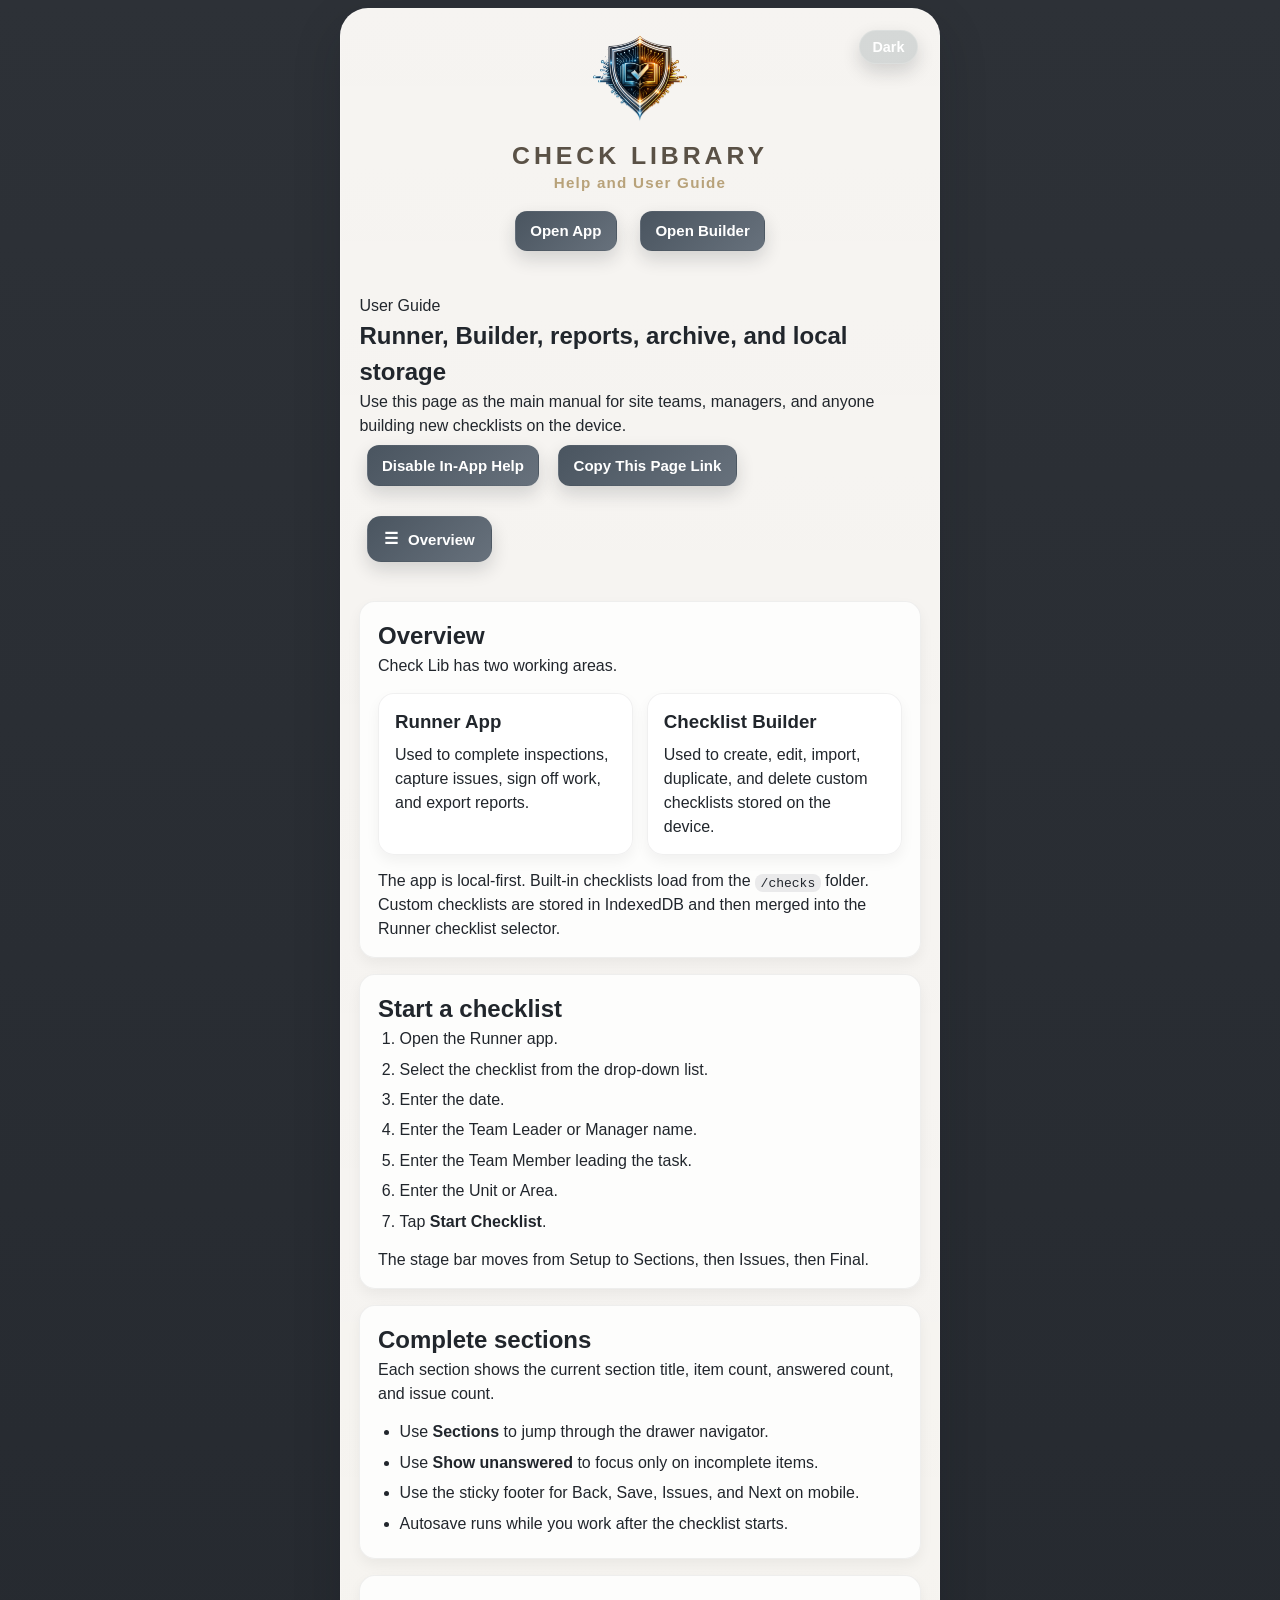
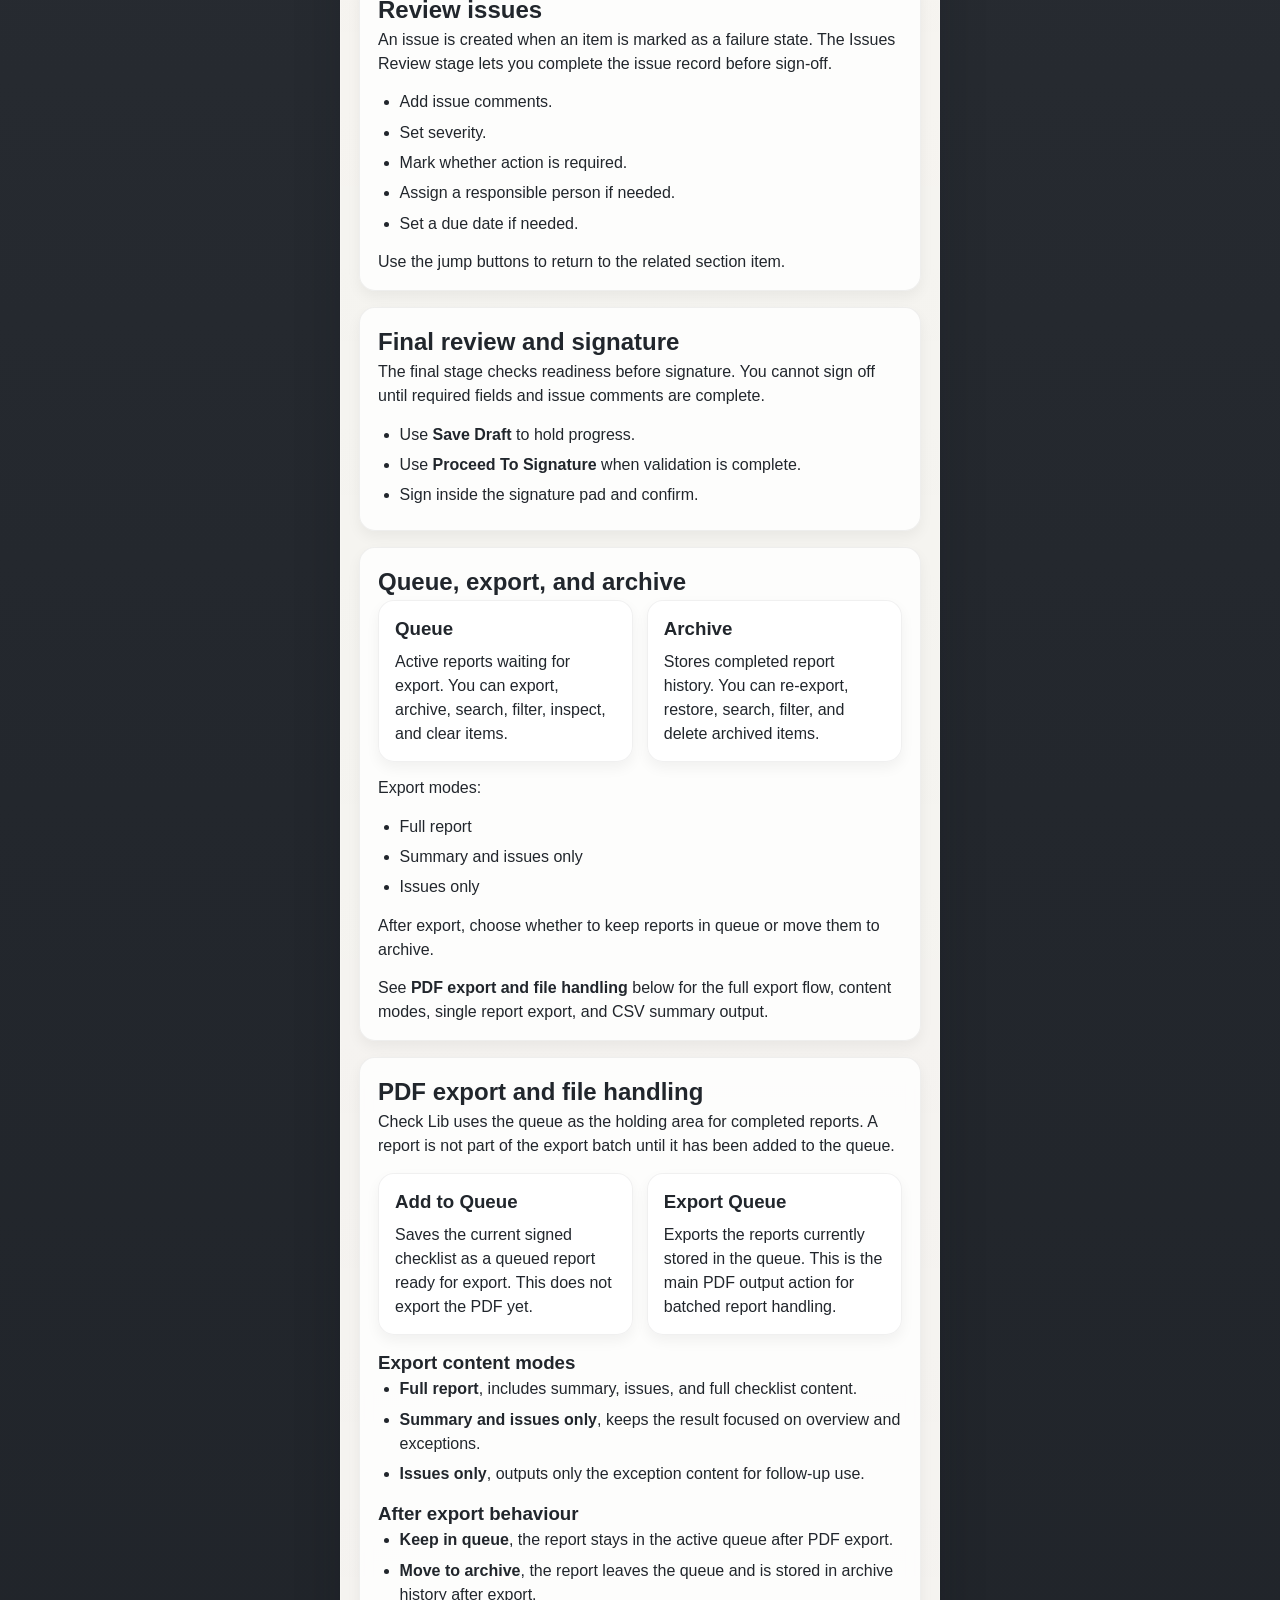
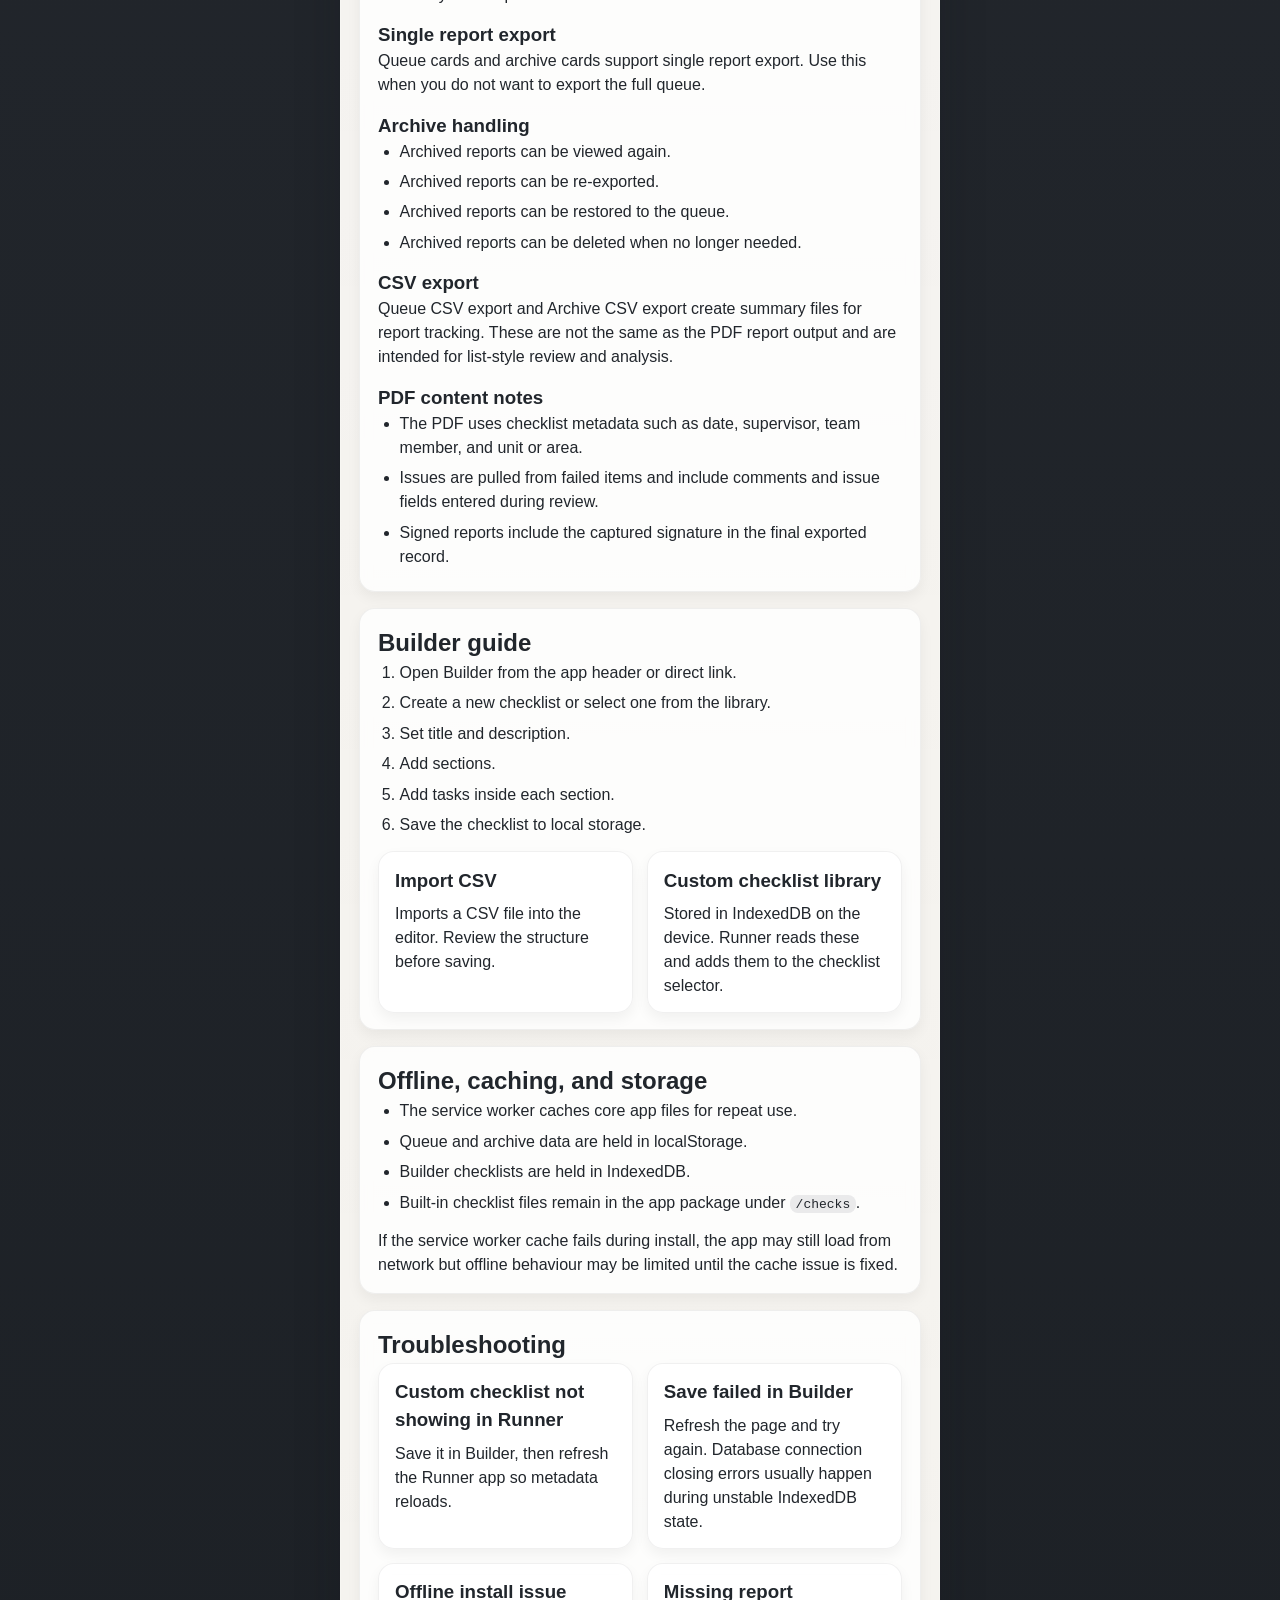
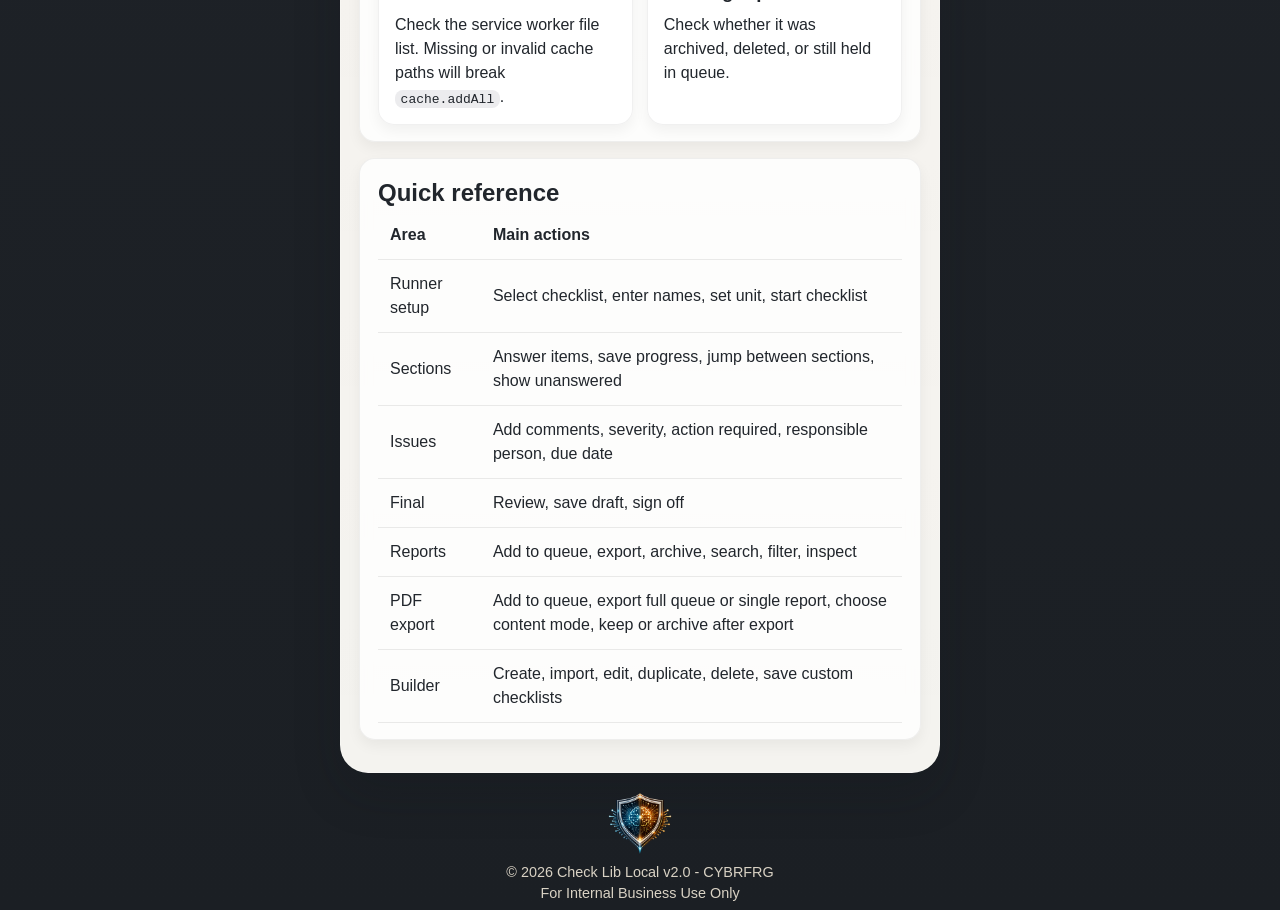
<file: help/index.html>
<!DOCTYPE html>
<html lang="en">
<head>
  <meta charset="UTF-8">
  <meta name="viewport" content="width=device-width, initial-scale=1.0">
  <meta name="theme-color" content="#31849B">
  <title>Check Lib Help</title>
  <link rel="stylesheet" href="../style.css">
  <link rel="stylesheet" href="help.css">
</head>
<body class="checklib-help-page">
  <div class="container checklib-help-shell">
    <div class="header-container builder-header-container">
      <button id="help-theme-toggle" class="theme-toggle" aria-label="Toggle dark mode">Dark</button>
      <header class="app-header builder-app-header">
        <img src="../logo.png" alt="Logo" class="header-logo light-logo">
        <img src="../logo-dark.png" alt="Logo" class="header-logo dark-logo">
        <div class="header-title">
          <span class="main-title">CHECK LIBRARY</span>
          <span class="sub-title">Help and User Guide</span>
          <div class="header-title__actions">
            <button type="button" onclick="window.location.href='../index.html'">Open App</button>
            <button type="button" onclick="window.location.href='../builder/checklib-builder.html'">Open Builder</button>
          </div>
        </div>
      </header>
    </div>

    <section class="builder-hero-card checklib-help-hero">
      <div class="builder-hero-copy">
        <p class="builder-kicker">User Guide</p>
        <h1>Runner, Builder, reports, archive, and local storage</h1>
        <p>Use this page as the main manual for site teams, managers, and anyone building new checklists on the device.</p>
      </div>
      <div class="builder-hero-actions checklib-help-toggle-panel">
        <button type="button" id="help-embedded-toggle">Disable In-App Help</button>
        <button type="button" id="help-copy-link">Copy This Page Link</button>
      </div>
    </section>

    <main class="checklib-help-layout">
      <section class="checklib-help-content">
        <div class="checklib-help-menu-wrap">
          <button
            type="button"
            id="help-sections-toggle"
            class="checklib-help-menu-toggle"
            aria-expanded="false"
            aria-controls="help-sections-menu"
          >
            <span class="checklib-help-menu-toggle__icon" aria-hidden="true">☰</span>
            <span class="checklib-help-menu-toggle__label">Guide Sections</span>
          </button>

          <div
            id="help-sections-menu"
            class="checklib-help-menu-panel card-panel"
            hidden
          >
            <nav class="checklib-help-menu-nav">
              <a href="#overview">Overview</a>
              <a href="#runner-start">Start a checklist</a>
              <a href="#runner-sections">Complete sections</a>
              <a href="#runner-issues">Review issues</a>
              <a href="#runner-final">Final review and signature</a>
              <a href="#reports">Queue, export, archive</a>
              <a href="#pdf-export">PDF export and file handling</a>
              <a href="#builder">Builder guide</a>
              <a href="#offline">Offline and storage</a>
              <a href="#troubleshooting">Troubleshooting</a>
              <a href="#quick-reference">Quick reference</a>
            </nav>
          </div>
        </div>
        <article id="overview" class="checklib-help-card card-panel">
          <h2>Overview</h2>
          <p>Check Lib has two working areas.</p>
          <div class="checklib-help-grid">
            <div class="checklib-help-mini-card">
              <h3>Runner App</h3>
              <p>Used to complete inspections, capture issues, sign off work, and export reports.</p>
            </div>
            <div class="checklib-help-mini-card">
              <h3>Checklist Builder</h3>
              <p>Used to create, edit, import, duplicate, and delete custom checklists stored on the device.</p>
            </div>
          </div>
          <p>The app is local-first. Built-in checklists load from the <code>/checks</code> folder. Custom checklists are stored in IndexedDB and then merged into the Runner checklist selector.</p>
        </article>

        <article id="runner-start" class="checklib-help-card card-panel">
          <h2>Start a checklist</h2>
          <ol>
            <li>Open the Runner app.</li>
            <li>Select the checklist from the drop-down list.</li>
            <li>Enter the date.</li>
            <li>Enter the Team Leader or Manager name.</li>
            <li>Enter the Team Member leading the task.</li>
            <li>Enter the Unit or Area.</li>
            <li>Tap <strong>Start Checklist</strong>.</li>
          </ol>
          <p>The stage bar moves from Setup to Sections, then Issues, then Final.</p>
        </article>

        <article id="runner-sections" class="checklib-help-card card-panel">
          <h2>Complete sections</h2>
          <p>Each section shows the current section title, item count, answered count, and issue count.</p>
          <ul>
            <li>Use <strong>Sections</strong> to jump through the drawer navigator.</li>
            <li>Use <strong>Show unanswered</strong> to focus only on incomplete items.</li>
            <li>Use the sticky footer for Back, Save, Issues, and Next on mobile.</li>
            <li>Autosave runs while you work after the checklist starts.</li>
          </ul>
        </article>

        <article id="runner-issues" class="checklib-help-card card-panel">
          <h2>Review issues</h2>
          <p>An issue is created when an item is marked as a failure state. The Issues Review stage lets you complete the issue record before sign-off.</p>
          <ul>
            <li>Add issue comments.</li>
            <li>Set severity.</li>
            <li>Mark whether action is required.</li>
            <li>Assign a responsible person if needed.</li>
            <li>Set a due date if needed.</li>
          </ul>
          <p>Use the jump buttons to return to the related section item.</p>
        </article>

        <article id="runner-final" class="checklib-help-card card-panel">
          <h2>Final review and signature</h2>
          <p>The final stage checks readiness before signature. You cannot sign off until required fields and issue comments are complete.</p>
          <ul>
            <li>Use <strong>Save Draft</strong> to hold progress.</li>
            <li>Use <strong>Proceed To Signature</strong> when validation is complete.</li>
            <li>Sign inside the signature pad and confirm.</li>
          </ul>
        </article>

        <article id="reports" class="checklib-help-card card-panel">
          <h2>Queue, export, and archive</h2>
          <div class="checklib-help-grid">
            <div class="checklib-help-mini-card">
              <h3>Queue</h3>
              <p>Active reports waiting for export. You can export, archive, search, filter, inspect, and clear items.</p>
            </div>
            <div class="checklib-help-mini-card">
              <h3>Archive</h3>
              <p>Stores completed report history. You can re-export, restore, search, filter, and delete archived items.</p>
            </div>
          </div>
          <p>Export modes:</p>
          <ul>
            <li>Full report</li>
            <li>Summary and issues only</li>
            <li>Issues only</li>
          </ul>
          <p>After export, choose whether to keep reports in queue or move them to archive.</p>
          <p>See <strong>PDF export and file handling</strong> below for the full export flow, content modes, single report export, and CSV summary output.</p>
        </article>

        <article id="pdf-export" class="checklib-help-card card-panel">
          <h2>PDF export and file handling</h2>
          <p>Check Lib uses the queue as the holding area for completed reports. A report is not part of the export batch until it has been added to the queue.</p>

          <div class="checklib-help-grid">
            <div class="checklib-help-mini-card">
              <h3>Add to Queue</h3>
              <p>Saves the current signed checklist as a queued report ready for export. This does not export the PDF yet.</p>
            </div>
            <div class="checklib-help-mini-card">
              <h3>Export Queue</h3>
              <p>Exports the reports currently stored in the queue. This is the main PDF output action for batched report handling.</p>
            </div>
          </div>

          <h3>Export content modes</h3>
          <ul>
            <li><strong>Full report</strong>, includes summary, issues, and full checklist content.</li>
            <li><strong>Summary and issues only</strong>, keeps the result focused on overview and exceptions.</li>
            <li><strong>Issues only</strong>, outputs only the exception content for follow-up use.</li>
          </ul>

          <h3>After export behaviour</h3>
          <ul>
            <li><strong>Keep in queue</strong>, the report stays in the active queue after PDF export.</li>
            <li><strong>Move to archive</strong>, the report leaves the queue and is stored in archive history after export.</li>
          </ul>

          <h3>Single report export</h3>
          <p>Queue cards and archive cards support single report export. Use this when you do not want to export the full queue.</p>

          <h3>Archive handling</h3>
          <ul>
            <li>Archived reports can be viewed again.</li>
            <li>Archived reports can be re-exported.</li>
            <li>Archived reports can be restored to the queue.</li>
            <li>Archived reports can be deleted when no longer needed.</li>
          </ul>

          <h3>CSV export</h3>
          <p>Queue CSV export and Archive CSV export create summary files for report tracking. These are not the same as the PDF report output and are intended for list-style review and analysis.</p>

          <h3>PDF content notes</h3>
          <ul>
            <li>The PDF uses checklist metadata such as date, supervisor, team member, and unit or area.</li>
            <li>Issues are pulled from failed items and include comments and issue fields entered during review.</li>
            <li>Signed reports include the captured signature in the final exported record.</li>
          </ul>
        </article>

        <article id="builder" class="checklib-help-card card-panel">
          <h2>Builder guide</h2>
          <ol>
            <li>Open Builder from the app header or direct link.</li>
            <li>Create a new checklist or select one from the library.</li>
            <li>Set title and description.</li>
            <li>Add sections.</li>
            <li>Add tasks inside each section.</li>
            <li>Save the checklist to local storage.</li>
          </ol>
          <div class="checklib-help-grid">
            <div class="checklib-help-mini-card">
              <h3>Import CSV</h3>
              <p>Imports a CSV file into the editor. Review the structure before saving.</p>
            </div>
            <div class="checklib-help-mini-card">
              <h3>Custom checklist library</h3>
              <p>Stored in IndexedDB on the device. Runner reads these and adds them to the checklist selector.</p>
            </div>
          </div>
        </article>

        <article id="offline" class="checklib-help-card card-panel">
          <h2>Offline, caching, and storage</h2>
          <ul>
            <li>The service worker caches core app files for repeat use.</li>
            <li>Queue and archive data are held in localStorage.</li>
            <li>Builder checklists are held in IndexedDB.</li>
            <li>Built-in checklist files remain in the app package under <code>/checks</code>.</li>
          </ul>
          <p>If the service worker cache fails during install, the app may still load from network but offline behaviour may be limited until the cache issue is fixed.</p>
        </article>

        <article id="troubleshooting" class="checklib-help-card card-panel">
          <h2>Troubleshooting</h2>
          <div class="checklib-help-grid">
            <div class="checklib-help-mini-card">
              <h3>Custom checklist not showing in Runner</h3>
              <p>Save it in Builder, then refresh the Runner app so metadata reloads.</p>
            </div>
            <div class="checklib-help-mini-card">
              <h3>Save failed in Builder</h3>
              <p>Refresh the page and try again. Database connection closing errors usually happen during unstable IndexedDB state.</p>
            </div>
            <div class="checklib-help-mini-card">
              <h3>Offline install issue</h3>
              <p>Check the service worker file list. Missing or invalid cache paths will break <code>cache.addAll</code>.</p>
            </div>
            <div class="checklib-help-mini-card">
              <h3>Missing report</h3>
              <p>Check whether it was archived, deleted, or still held in queue.</p>
            </div>
          </div>
        </article>

        <article id="quick-reference" class="checklib-help-card card-panel">
          <h2>Quick reference</h2>
          <table class="checklib-help-table">
            <thead>
              <tr>
                <th>Area</th>
                <th>Main actions</th>
              </tr>
            </thead>
            <tbody>
              <tr>
                <td>Runner setup</td>
                <td>Select checklist, enter names, set unit, start checklist</td>
              </tr>
              <tr>
                <td>Sections</td>
                <td>Answer items, save progress, jump between sections, show unanswered</td>
              </tr>
              <tr>
                <td>Issues</td>
                <td>Add comments, severity, action required, responsible person, due date</td>
              </tr>
              <tr>
                <td>Final</td>
                <td>Review, save draft, sign off</td>
              </tr>
              <tr>
                <td>Reports</td>
                <td>Add to queue, export, archive, search, filter, inspect</td>
              </tr>
              <tr>
                <td>PDF export</td>
                <td>Add to queue, export full queue or single report, choose content mode, keep or archive after export</td>
              </tr>
              <tr>
                <td>Builder</td>
                <td>Create, import, edit, duplicate, delete, save custom checklists</td>
              </tr>
            </tbody>
          </table>
        </article>
      </section>
    </main>
  </div>

  <script src="help.js"></script>
  <script>
    window.CheckLibHelp && window.CheckLibHelp.initHelpPage({
      themeToggleId: 'help-theme-toggle',
      embeddedToggleId: 'help-embedded-toggle',
      copyLinkButtonId: 'help-copy-link',
      sectionMenuToggleId: 'help-sections-toggle',
      sectionMenuId: 'help-sections-menu'
    });


  </script>

      <!-- FOOTER -->
        <footer>
          <img src="/cybr1.png" alt="Check Lib Footer Logo" class="footer-logo">
          <p class="footer-text">© 2026 Check Lib Local v2.0 - CYBRFRG<br>For Internal Business Use Only</br></p>
        </footer>
      </div>
</body>
</html>
</file>
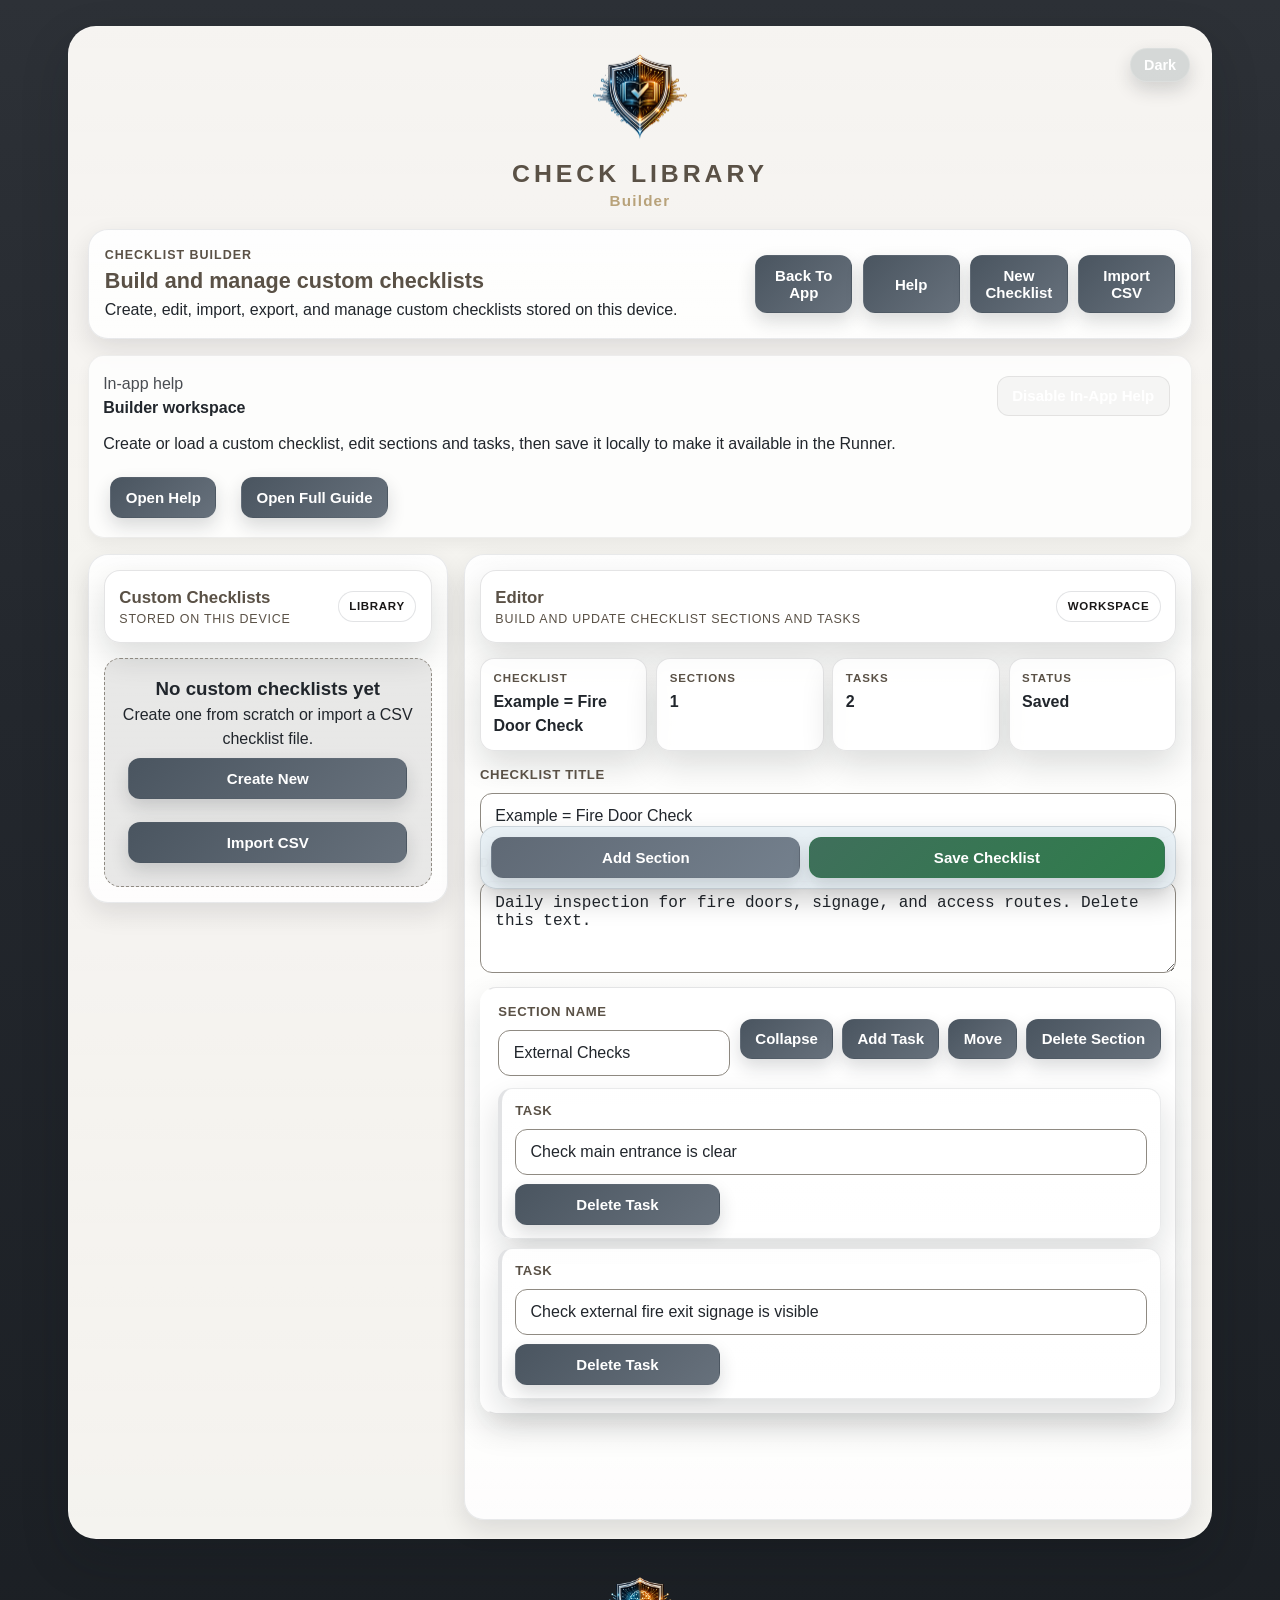
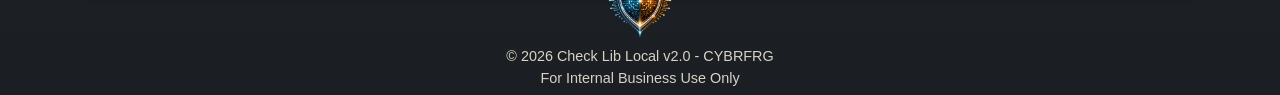
<file: builder/checklib-builder.html>
<!DOCTYPE html>
<html lang="en">
<head>
  <meta charset="UTF-8">
  <meta name="viewport" content="width=device-width, initial-scale=1.0">
  <meta name="theme-color" content="#31849B">
  <title>Check Lib Builder</title>
  <link rel="stylesheet" href="../style.css">
  <link rel="stylesheet" href="checklib-builder.css">
  <link rel="stylesheet" href="../help/help.css">
</head>
<body class="checklib-builder-page">
  <div class="builder-app">
    <div class="builder-shell">

      <div class="header-container builder-header-container">
        <button id="builder-theme-toggle" class="theme-toggle" aria-label="Toggle dark mode">🌙</button>
        <header class="app-header builder-app-header">
          <img src="../logo.png" alt="Logo" class="header-logo light-logo">
          <img src="../logo-dark.png" alt="Logo" class="header-logo dark-logo">
          <div class="header-title">
            <span class="main-title">CHECK LIBRARY</span>
            <span class="sub-title">Builder</span>
          </div>
        </header>
      </div>

      <section class="builder-hero-card">
        <div class="builder-hero-copy">
          <p class="builder-kicker">Checklist Builder</p>
          <h1>Build and manage custom checklists</h1>
          <p>Create, edit, import, export, and manage custom checklists stored on this device.</p>
        </div>
        <div class="builder-hero-actions">
          <button type="button" onclick="window.location.href='../index.html'">Back To App</button>
          <button type="button" onclick="window.location.href='../help/index.html'">Help</button>
          <button type="button" id="builder-new-checklist">New Checklist</button>
          <button type="button" id="builder-open-import">Import CSV</button>
        </div>
      </section>

      <div id="builder-help-mount"></div>

      <main class="builder-layout">

        <section class="builder-library">
          <div class="builder-section-header builder-section-header--framed">
            <div>
              <h2>Custom Checklists</h2>
              <p>Stored on this device</p>
            </div>
            <span class="builder-section-chip">Library</span>
          </div>

          <div class="builder-library-list" id="builder-library-list"></div>

          <div class="builder-empty-state" id="builder-library-empty" hidden>
            <h3>No custom checklists yet</h3>
            <p>Create one from scratch or import a CSV checklist file.</p>
            <div class="builder-empty-state__actions">
                <button type="button" id="builder-empty-create">Create New</button>
                <button type="button" id="builder-empty-import">Import CSV</button>
            </div>
          </div>
        </section>

        <section class="builder-editor">
          <div class="builder-section-header builder-section-header--framed">
            <div>
              <h2>Editor</h2>
              <p>Build and update checklist sections and tasks</p>
            </div>
            <span class="builder-section-chip">Workspace</span>
          </div>

          <div class="builder-editor-statusbar">
            <div class="builder-editor-stat">
              <span class="builder-editor-stat__label">Checklist</span>
              <strong id="builder-stat-title">New checklist</strong>
            </div>
            <div class="builder-editor-stat">
              <span class="builder-editor-stat__label">Sections</span>
              <strong id="builder-stat-sections">0</strong>
            </div>
            <div class="builder-editor-stat">
              <span class="builder-editor-stat__label">Tasks</span>
              <strong id="builder-stat-tasks">0</strong>
            </div>
            <div class="builder-editor-stat">
              <span class="builder-editor-stat__label">Status</span>
              <strong id="builder-dirty-state">Saved</strong>
            </div>
          </div>

          <form class="builder-editor-form" id="builder-editor-form">
            <div class="builder-field">
              <label for="checklistTitle">Checklist Title</label>
              <input id="checklistTitle" name="checklistTitle" type="text" value="Example = Fire Door Check">
            </div>

            <div class="builder-field">
              <label for="checklistDescription">Description</label>
              <textarea id="checklistDescription" name="checklistDescription">Daily inspection for fire doors, signage, and access routes. Delete this text.</textarea>
            </div>

            <div class="builder-sections" id="builder-sections">
                <section class="builder-section-card" data-section-id="section-1">
                    <div class="builder-section-card__header">
                        <div class="builder-field builder-field--grow">
                        <label for="sectionName1">Section Name</label>
                        <input id="sectionName1" type="text" value="External Checks">
                        </div>
                        <div class="builder-section-card__actions">
                        <button type="button" data-action="toggle-section">Collapse</button>
                        <button type="button" data-action="add-task">Add Task</button>
                        <button type="button" data-action="move-section">Move</button>
                        <button type="button" data-action="delete-section">Delete Section</button>
                        </div>
                    </div>

                    <div class="builder-task-list">
                        <div class="builder-task-row" data-task-id="task-1">
                        <div class="builder-field">
                            <label for="task1">Task</label>
                            <input id="task1" type="text" value="Check main entrance is clear">
                        </div>
                        <div class="builder-task-row__actions">
                            <button type="button" data-action="delete-task">Delete Task</button>
                        </div>
                        </div>

                        <div class="builder-task-row" data-task-id="task-2">
                        <div class="builder-field">
                            <label for="task2">Task</label>
                            <input id="task2" type="text" value="Check external fire exit signage is visible">
                        </div>
                        <div class="builder-task-row__actions">
                            <button type="button" data-action="delete-task">Delete Task</button>
                        </div>
                        </div>
                    </div>
                </section>
                </div>

            <div class="builder-validation-summary builder-hidden" id="builder-validation-summary"></div>
            <div class="builder-save-status builder-hidden" id="builder-save-status"></div>

            <div class="builder-editor-actions-shell">
              <div class="builder-editor-actions">
                  <button type="button" id="builder-add-section">Add Section</button>
                  <button type="submit" id="builder-save-checklist">Save Checklist</button>
              </div>
            </div>
          </form>

          <div class="builder-editor-empty" id="builder-editor-empty" hidden>
            <h3>No checklist selected</h3>
            <p>Select a checklist to edit, or create a new one.</p>
          </div>
        </section>

      </main>

            <dialog class="builder-modal" id="importModal">
                <div class="builder-modal__content">
                    <h2>Import CSV</h2>
                    <input type="file" id="builder-import-file" accept=".csv">
                    <div class="builder-modal__actions">
                    <button type="button" id="builder-import-cancel">Cancel</button>
                    <button type="button" id="builder-import-confirm">Import</button>
                    </div>
                </div>
            </dialog>

            <dialog class="builder-modal" id="deleteModal">
                <div class="builder-modal__content">
                    <h2>Delete Checklist</h2>
                    <p id="builder-delete-message">Are you sure you want to delete this checklist?</p>
                    <div class="builder-modal__actions">
                    <button type="button" id="builder-delete-cancel">Cancel</button>
                    <button type="button" id="builder-delete-confirm">Delete</button>
                    </div>
                </div>
            </dialog>

            <template id="builder-section-template">
                <section class="builder-section-card" data-section-id="">
                    <div class="builder-section-card__header">
                        <div class="builder-field builder-field--grow">
                            <label>Section Name</label>
                            <input type="text" value="">
                        </div>
                        <div class="builder-section-card__actions">
                            <button type="button" data-action="toggle-section">Collapse</button>
                            <button type="button" data-action="add-task">Add Task</button>
                            <button type="button" data-action="move-section">Move</button>
                            <button type="button" data-action="delete-section">Delete Section</button>
                        </div>
                    </div>

                    <div class="builder-task-list"></div>
                </section>
            </template>

    </div>
  </div>
        <!-- FOOTER -->
        <footer>
          <img src="/cybr1.png" alt="Check Lib Footer Logo" class="footer-logo">
          <p class="footer-text">© 2026 Check Lib Local v2.0 - CYBRFRG<br>For Internal Business Use Only</br></p>
        </footer>
      </div>
  <script src="checklib-builder.js"></script>
  <script src="../help/help.js"></script>
  <script>
    window.CheckLibHelp && window.CheckLibHelp.init({
      context: 'builder',
      inlineMountSelector: '#builder-help-mount',
      triggerSelector: '.checklib-help-trigger'
    });
  </script>
</body>
</html>
</file>
<file: style.css>
/* =======================
   1. THEME VARIABLES
   ======================= */
:root {
  /* Layout & Containers */
  --progress-offset: 44px;
  --bg-page:        linear-gradient(180deg, #2d3137 0%, #23272d 42%, #1b1f24 100%);
  --bg-container:   #F4F2EE;
  --bg-modal:       #F7F5F2;
  --overlay-bg:     rgba(0, 0, 0, 0.5);
  --splash-bg:      #4a5560;
  --surface-raised: rgba(255, 255, 255, 0.84);
  --surface-muted:  rgba(255, 255, 255, 0.54);
  --shadow-soft:    0 14px 32px rgba(17, 20, 24, 0.14);
  --shadow-strong:  0 20px 48px rgba(17, 20, 24, 0.2);
  --shadow-card:    0 10px 26px rgba(17, 20, 24, 0.11);

  /* Typography */
  --text-primary:   #21262c;
  --text-heading:   #5a5146;
  --text-inverse:   #FFFFFF;
  --footer-text:    #d9d2c4;

  /* Borders & Inputs */
  --border-color:   #8f8a82;
  --input-bg:       #FFFFFF;

  /* Components */
  --item-bg:        #FCFBF8;
  --item-border:    rgba(33, 38, 44, 0.12);
  --surface-card:   rgba(255, 255, 255, 0.8);

  /* Buttons */
  --btn-bg:         #4a5560;
  --btn-hover-bg:   #d2c4aa;
  --btn-hover-text: #1f2328;
  --btn-error-bg:   #a92d2d;
  --btn-secondary-bg: #6f7b88;
  --btn-secondary-text: #FFFFFF;

  /* Status Colors */
  --success:        #2f7d4b;
  --warning:        #c08b2f;
  --error:          #b93030;
  --info:           #d6ba78;
  --accent:         #b8a27a;

  /* Progress Bar */
  --progress-bg:      #E0E0E0;
  --progress-bar-bg:  #03292e;

  /* Offline Message */
  --offline-bg:     #b93030; /* Updated: Matches --error */
  --offline-text:   #FFFFFF;

  /* Form Actions */
  --form-actions-bg:    #31849B; /* Updated: Matches --btn-bg */
  --form-actions-text:  #FFFFFF;

  /* Reporting */
  --reporting-bg:       #31849B; /* Updated: Matches --btn-bg */
  --reporting-text:     #FFFFFF;
}

/* Dark theme overrides */
.dark-theme {
  --bg-page:        linear-gradient(180deg, #121417 0%, #0f1114 42%, #0b0d10 100%);
  --bg-container:   #1c1f24;
  --bg-modal:       #20242a;
  --overlay-bg:     rgba(0, 0, 0, 0.7);
  --splash-bg:      #4a5560;
  --surface-raised: rgba(30, 33, 39, 0.94);
  --surface-muted:  rgba(48, 52, 60, 0.76);
  --shadow-soft:    0 14px 32px rgba(0, 0, 0, 0.28);
  --shadow-strong:  0 20px 48px rgba(0, 0, 0, 0.36);
  --shadow-card:    0 12px 28px rgba(0, 0, 0, 0.34);

  --text-primary:   #ECE7DF;
  --text-heading:   #d3cbc0;
  --text-inverse:   #FFFFFF;
  --footer-text:    #C7BFB2;

  --border-color:   #6E675D;
  --input-bg:       #2A2E34;

  --item-bg:        #262A31;
  --item-border:    rgba(199, 191, 178, 0.14);
  --surface-card:   rgba(36, 40, 47, 0.88);

  --btn-bg:         #6D7C8B;
  --btn-hover-bg:   #D1C1A4;
  --btn-hover-text: #1B1E23;
  --btn-error-bg:   #b93030;
  --btn-secondary-bg: #6f7b88;
  --btn-secondary-text: #F7F3EC;

  --success:        #5EAE79;
  --warning:        #D0A24B;
  --error:          #b93030;
  --info:           #D6BA78;
  --accent:         #B8A27A;

  --progress-bg:      #2C3E50;
  --progress-bar-bg:  #111d29;

  --offline-bg:     #b93030;
  --offline-text:   #F5F5F5;
}

/* Logo swapping for light vs. dark mode */
.light-logo { display: block; }
.dark-logo { display: none; }
body.dark-theme .light-logo { display: none; }
body.dark-theme .dark-logo { display: block; }

/* =======================
   2. RESET & BASE STYLES
   ======================= */
*,
*::before,
*::after {
  margin: 0;
  padding: 0;
  box-sizing: border-box;
}

body {
  font-family: 'Segoe UI', Tahoma, Geneva, Verdana, sans-serif;
  background: var(--bg-page);
  padding: 8px 8px 0;
  line-height: 1.5;
  color: var(--text-primary);
}

body.modal-open {
  overflow: hidden;
}

.dark-theme .runner-summary-item,
.dark-theme .runner-mobile-stat {
  background: rgba(53, 58, 67, 0.9);
  border-color: rgba(247, 243, 236, 0.14);
}

.dark-theme .runner-progressbar::before {
  background: rgba(247, 243, 236, 0.14);
}

.dark-theme .runner-progress-dot {
  background: rgba(247, 243, 236, 0.22);
  border-color: var(--bg-container);
  box-shadow: 0 0 0 2px rgba(0,0,0,0.18);
}

.dark-theme .runner-progress-label {
  color: #e1d8cc;
}

.dark-theme .runner-progress-step.active .runner-progress-dot {
  background: #d1c1a4;
}

.dark-theme .runner-progress-step.active .runner-progress-label {
  color: #f7f3ec;
}

.dark-theme .runner-progress-step.complete .runner-progress-dot {
  background: var(--success);
}

.dark-theme .runner-progress-step.complete .runner-progress-label {
  color: #eef8f1;
}

.dark-theme .section-guidance-banner {
  background: rgba(42, 46, 52, 0.9);
  border-color: rgba(199, 191, 178, 0.22);
}

.dark-theme .section-guidance-banner.is-warning {
  background: rgba(208, 162, 75, 0.16);
}

.dark-theme .section-guidance-banner.is-complete {
  background: rgba(94, 174, 121, 0.16);
}

.dark-theme .final-readiness-panel {
  background:
    linear-gradient(180deg, rgba(255,255,255,0.05), rgba(0,0,0,0.08)),
    var(--surface-raised);
}

.dark-theme .final-metric {
  background: rgba(30, 33, 39, 0.84);
  border-color: rgba(199, 191, 178, 0.2);
}

.dark-theme .issue-meta-toggle {
  background: rgba(30, 33, 39, 0.82);
  border-color: rgba(199, 191, 178, 0.22);
}

.dark-theme .runner-nav-button,
.dark-theme .item-status,
.dark-theme .section-jump-state,
.dark-theme legend,
.dark-theme .runner-summary-label,
.dark-theme .runner-mobile-stat-label,
.dark-theme .section-jump-stat-label,
.dark-theme .runner-kicker {
  color: #e1d8cc;
}

.dark-theme .runner-sticky-footer {
  background: rgba(24, 27, 32, 0.96);
  border-color: rgba(247, 243, 236, 0.14);
}

.dark-theme .runner-shell {
  background:
    linear-gradient(180deg, rgba(255,255,255,0.04), rgba(0,0,0,0.08)),
    var(--surface-raised);
}

.dark-theme .runner-mobile-header {
  background:
    linear-gradient(180deg, rgba(255,255,255,0.04), rgba(0,0,0,0.08)),
    var(--surface-raised);
  border-color: rgba(247, 243, 236, 0.16);
}

.dark-theme fieldset {
  background: rgba(35, 39, 46, 0.88);
  border-color: rgba(247, 243, 236, 0.14);
}

.dark-theme #stage-setup-panel .input-group {
  background: rgba(35, 39, 46, 0.88);
  border-color: rgba(247, 243, 236, 0.14);
}

.dark-theme form > fieldset:nth-of-type(1) button,
.dark-theme form > fieldset:nth-of-type(3) button {
  background: #6f7b88;
  color: #f7f3ec;
}

.dark-theme #check-update {
  color: #1f2328;
}

/* =======================
   3. CONTAINER & TOGGLE
   ======================= */
.container {
  position: relative;
  max-width: 600px;
  margin: 0 auto 1rem;
  padding: 1.15rem;
  background:
    linear-gradient(180deg, rgba(255,255,255,0.18), rgba(255,255,255,0.04)),
    var(--bg-container);
  border: 1px solid rgba(255,255,255,0.2);
  border-radius: 28px;
  box-shadow: var(--shadow-strong);
  backdrop-filter: blur(10px);
}

.theme-toggle {
  display: inline-flex;
  width: auto !important;
  min-width: unset !important;
  box-sizing: content-box;
  position: absolute;
  top: 0.85rem;
  right: 0.85rem;
  padding: 0.55rem 0.8rem;
  background: rgba(17, 52, 61, 0.14);
  color: var(--text-inverse);
  border: 1px solid rgba(255,255,255,0.16);
  border-radius: 999px;
  cursor: pointer;
  font-size: 0.9rem;
  line-height: 1;
}

/* =======================
   4. HEADER
   ======================= */
.header-container,
.app-header {
  display: flex;
  flex-direction: column;
  align-items: center;
  text-align: center;
  margin-bottom: 1.1rem;
}

.header-logo {
  width: 100px;
  height: 100px;
  border-radius: 25%;
  margin: 0 auto 0.8rem;
  object-fit: cover;
  transition: filter 0.3s ease;

}

.header-title .main-title {
  margin-top: 0.15rem;
  font-size: 1.55rem;
  font-weight: 600;
  color: var(--text-heading);
  letter-spacing: 0.16em;
  line-height: 1.05;
  margin-bottom: 0.2rem;
}

.header-title {
  display: flex;
  flex-direction: column;
  align-items: center;
  text-align: center;
  width: 100%;
}

.header-title__actions {
  display: flex;
  flex-wrap: wrap;
  justify-content: center;
  gap: 0.55rem;
  margin-top: 0.55rem;
}

.header-title #install-app,
.header-title__actions #open-builder,
.header-title__actions #open-help {
  margin-top: 0;
  padding: 0.5rem 0.95rem;
  background: var(--btn-secondary-bg);
  color: var(--btn-secondary-text);
  border: 1px solid rgba(32, 95, 109, 0.18);
  border-radius: 999px;
  cursor: pointer;
}

.header-title #install-app,
.header-title__actions #open-builder,
.header-title__actions #open-help {
  box-shadow: none;
}

.header-title #install-app:hover,
.header-title__actions #open-builder:hover,
.header-title__actions #open-help:hover {
  background: var(--btn-bg);
  color: var(--text-inverse);
}

.header-title .sub-title {
  font-size: 0.95rem;
  font-weight: 600;
  color: var(--accent);
  letter-spacing: 0.08em;
}

#form-heading {
  color: var(--text-heading);
  font-size: 1.2rem;
  margin: 0 0 0.9rem;
  text-align: center;
}

#form-heading2 {
  color: #f80505; /* Updated: Matches headings */
  font-size: 1.2rem;
  margin-bottom: 1rem;
}

/* =======================
   5. PROGRESS BAR
   ======================= */
.progress-container {
  position: fixed;
  top: 0;
  left: 0;
  width: 100%;
  background: rgba(3, 41, 46, 0.88);
  backdrop-filter: blur(10px);
  padding: 8px 12px;
  z-index: 1000;
  display: flex;
  align-items: center;
  justify-content: center;
  box-shadow: 0 8px 20px rgba(0, 0, 0, 0.14);
}

.progress-bar {
  width: 45%;
  max-width: 400px;
  height: 20px;
  background: var(--progress-bg);
  border-radius: 8px;
  overflow: hidden;
  position: relative;
}

.progress-bar::before {
  content: '';
  position: absolute;
  top: 0;
  left: 0;
  width: var(--progress-width, 0%);
  height: 100%;
  transition: width 0.3s ease;
  background: var(--accent);
}

.progress-bar.red::before { background: var(--error); }
.progress-bar.amber::before { background: var(--warning); }
.progress-bar.green::before { background: var(--success); }

.progress-text {
  margin-left: 12px;
  font-size: 0.86rem;
  font-weight: 700;
  color: #cfecef;
}

/* =======================
   6. FORMS & INPUTS
   ======================= */
.input-group {
  margin-bottom: 1rem;
}

#stage-setup-panel {
  display: grid;
  gap: 0.58rem;
}

#stage-setup-panel .input-group {
  margin-bottom: 0;
  padding: 0.62rem 0.65rem;
  border: 1px solid rgba(76, 85, 96, 0.12);
  border-radius: 12px;
  background: var(--surface-card);
}

#stage-setup-panel .input-group-checklist-select {
  grid-column: 1 / -1;
}

.selected-checklist-preview {
  margin-top: 0.45rem;
  font-size: 0.9rem;
  line-height: 1.35;
  color: var(--text-primary);
  word-break: break-word;
}

#stage-setup-panel .input-group label {
  margin-bottom: 0.34rem;
  font-size: 0.84rem;
  letter-spacing: 0.04em;
  text-transform: uppercase;
}

label {
  display: block;
  font-weight: 600;
  color: var(--text-heading);
  margin-bottom: 0.5rem;
}

.input,
.select,
textarea {
  width: 100%;
  padding: 0.8rem 0.9rem;
  border: 1px solid var(--border-color);
  border-radius: 12px;
  background-color: var(--input-bg);
  font-size: 1rem;
  color: var(--text-primary);
  transition: border-color 0.2s, box-shadow 0.2s;
}

.input:focus,
.select:focus,
textarea:focus {
  outline: none;
  border-color: var(--accent);
  box-shadow: 0 0 0 3px rgba(184, 162, 122, 0.18);
}

.runner-shell {
  border: 1px solid rgba(76, 85, 96, 0.12);
  border-radius: 20px;
  padding: 0.9rem;
  margin-bottom: 1rem;
  background:
    linear-gradient(180deg, rgba(255,255,255,0.24), rgba(255,255,255,0.05)),
    var(--surface-raised);
  box-shadow: var(--shadow-card);
}

.runner-stagebar {
  margin-bottom: 0.85rem;
}

.runner-progressbar {
  position: relative;
  display: grid;
  grid-template-columns: repeat(4, 1fr);
  gap: 0.4rem;
  align-items: start;
}

.runner-progressbar::before {
  content: '';
  position: absolute;
  top: 11px;
  left: 12%;
  right: 12%;
  height: 2px;
  background: var(--item-border);
  z-index: 0;
}

.runner-progress-step {
  position: relative;
  z-index: 1;
  display: flex;
  flex-direction: column;
  align-items: center;
  text-align: center;
  gap: 0.35rem;
}

.runner-progress-dot {
  width: 14px;
  height: 14px;
  border-radius: 999px;
  background: rgba(76, 85, 96, 0.22);
  border: 2px solid var(--bg-container);
  box-shadow: 0 0 0 2px rgba(255,255,255,0.22);
}

.runner-progress-label {
  font-size: 0.72rem;
  font-weight: 700;
  letter-spacing: 0.06em;
  text-transform: uppercase;
  color: var(--text-heading);
  line-height: 1.2;
}

.runner-progress-step.active .runner-progress-dot {
  background: var(--btn-bg);
}

.runner-progress-step.active .runner-progress-label {
  color: var(--text-primary);
}

.runner-progress-step.complete .runner-progress-dot {
  background: var(--success);
}

.runner-progress-step.complete .runner-progress-label {
  color: var(--success);
}

.runner-summary {
  display: grid;
  grid-template-columns: repeat(3, 1fr);
  gap: 0.55rem;
  margin-bottom: 0.38rem;
}

.runner-summary-item {
  background: var(--surface-card);
  border: 1px solid var(--item-border);
  border-radius: 14px;
  padding: 0.72rem 0.72rem;
  text-align: center;
  box-shadow: inset 0 1px 0 rgba(255,255,255,0.55);
}

.runner-summary-item strong,
.runner-mobile-stat strong {
  color: var(--text-primary);
}

.runner-summary-label {
  display: block;
  font-size: 0.75rem;
  text-transform: uppercase;
  letter-spacing: 0.08em;
  color: var(--text-heading);
  font-weight: 600;
}

.runner-autosave-status {
  margin: 0 0 0.82rem;
  font-size: 0.76rem;
  letter-spacing: 0.02em;
  color: var(--text-heading);
  text-align: right;
}

.runner-panel.hidden {
  display: none;
}

.runner-scroll-anchor {
  display: block;
  height: 1px;
  margin: 0;
  padding: 0;
  scroll-margin-top: calc(var(--progress-offset) + 12px);
}

.runner-mobile-header {
  position: sticky;
  top: calc(var(--progress-offset) + 6px);
  z-index: 20;
  margin: -0.15rem -0.15rem 0.85rem;
  padding: 0.72rem 0.76rem;
  border: 1px solid rgba(76, 85, 96, 0.14);
  border-radius: 16px;
  background:
    linear-gradient(180deg, rgba(255,255,255,0.28), rgba(255,255,255,0.08)),
    var(--surface-raised);
  box-shadow: 0 10px 24px rgba(17, 20, 24, 0.14);
}

.runner-mobile-header-top {
  display: flex;
  align-items: flex-start;
  justify-content: space-between;
  gap: 0.75rem;
}

.runner-mobile-header-actions {
  display: flex;
  align-items: center;
  gap: 0.42rem;
}

.runner-nav-button {
  margin: 0;
  padding: 0.42rem 0.66rem;
  border-radius: 999px;
  font-size: 0.8rem;
  font-weight: 600;
  background: var(--btn-secondary-bg);
  color: var(--btn-secondary-text);
  border: 1px solid rgba(76, 85, 96, 0.18);
  box-shadow: none;
}

.runner-mobile-checklist {
  margin-top: 0.35rem;
  font-size: 0.9rem;
  font-weight: 600;
  color: var(--text-primary);
}

.runner-mobile-stats {
  display: grid;
  grid-template-columns: repeat(3, 1fr);
  gap: 0.42rem;
  margin-top: 0.62rem;
}

.runner-mobile-stat {
  padding: 0.58rem 0.62rem;
  border: 1px solid var(--item-border);
  border-radius: 12px;
  background: var(--surface-card);
}

.runner-mobile-stat-label {
  display: block;
  font-size: 0.7rem;
  text-transform: uppercase;
  letter-spacing: 0.08em;
  color: var(--text-heading);
  font-weight: 600;
}

.runner-issue-badge {
  min-width: 82px;
  padding: 0.45rem 0.7rem;
  border-radius: 999px;
  background: linear-gradient(135deg, #a92d2d, #c34343);
  color: var(--text-inverse);
  font-size: 0.8rem;
  font-weight: 600;
  text-align: center;
}

.runner-issue-badge.is-clear {
  background: var(--success);
}

.runner-section-header,
.runner-review-header {
  margin-bottom: 1rem;
}

.runner-kicker {
  font-size: 0.8rem;
  text-transform: uppercase;
  letter-spacing: 0.08em;
  color: var(--text-heading);
  font-weight: 600;
}

.runner-section-meta {
  margin-top: 0.35rem;
  font-size: 0.9rem;
  color: var(--text-primary);
}

.section-guidance-banner {
  margin-top: 0.65rem;
  padding: 0.7rem 0.75rem;
  border: 1px solid rgba(76, 85, 96, 0.2);
  border-radius: 12px;
  background: rgba(255, 255, 255, 0.75);
}

.section-guidance-banner.is-warning {
  border-color: rgba(192, 139, 47, 0.52);
  background: rgba(192, 139, 47, 0.15);
}

.section-guidance-banner.is-complete {
  border-color: rgba(47, 125, 75, 0.45);
  background: rgba(47, 125, 75, 0.12);
}

.section-guidance-text {
  font-size: 0.88rem;
  font-weight: 600;
  color: var(--text-primary);
}

.section-guidance-actions {
  margin-top: 0.45rem;
  display: flex;
  align-items: center;
  gap: 0.45rem;
}

.section-guidance-actions .runner-nav-button {
  padding: 0.38rem 0.66rem;
  font-size: 0.79rem;
}

.runner-actions {
  display: flex;
  flex-wrap: wrap;
  gap: 0.45rem;
  margin-top: 0.95rem;
}

.runner-actions button {
  margin: 0;
  flex: 1 1 160px;
}

.runner-actions #section-next,
.runner-actions #issues-next,
.runner-actions #final-proceed-signature {
  background: linear-gradient(135deg, #3f6f5b, #2f7d4b);
  border-color: rgba(47, 125, 75, 0.35);
}

.runner-actions #section-prev,
.runner-actions #issues-back,
.runner-actions #final-back,
.runner-actions #section-review,
.runner-actions #final-save-draft {
  background: linear-gradient(135deg, #5f6975, #74808d);
}

.runner-sticky-footer {
  position: sticky;
  bottom: 0.6rem;
  z-index: 25;
  display: grid;
  grid-template-columns: repeat(4, 1fr);
  gap: 0.4rem;
  margin-top: 0.78rem;
  padding: 0.5rem;
  border: 1px solid rgba(76, 85, 96, 0.18);
  border-radius: 16px;
  background: rgba(231, 240, 245, 0.94);
  backdrop-filter: blur(12px);
  box-shadow: 0 12px 26px rgba(0, 0, 0, 0.18);
}

.runner-sticky-footer button {
  margin: 0;
  min-width: 0;
  padding: 0.62rem 0.45rem;
  font-size: 0.84rem;
  border-radius: 10px;
  box-shadow: none;
}

.runner-sticky-footer #section-next-sticky {
  background: linear-gradient(135deg, #3f6f5b, #2f7d4b);
}

.runner-sticky-footer #section-prev-sticky,
.runner-sticky-footer #section-review-sticky {
  background: linear-gradient(135deg, #5f6975, #74808d);
}

.runner-sticky-footer #section-save-sticky {
  background: var(--warning);
  color: var(--text-primary);
}

.runner-sticky-footer #section-save-sticky:hover {
  background: #D4A017;
  color: var(--text-inverse);
}

.runner-drawer.hidden {
  display: none;
}

.runner-drawer {
  position: fixed;
  inset: 0;
  z-index: 950;
}

.runner-drawer-backdrop {
  position: absolute;
  inset: 0;
  background: rgba(0, 0, 0, 0.42);
}

.runner-drawer-panel {
  position: absolute;
  right: 0;
  bottom: 0;
  width: min(100%, 420px);
  max-height: 82vh;
  padding: 1rem 1rem 1.15rem;
  border-radius: 20px 20px 0 0;
  background: var(--bg-modal);
  box-shadow: 0 -14px 28px rgba(0, 0, 0, 0.22);
  overflow: hidden;
}

.runner-drawer-header {
  display: flex;
  align-items: flex-start;
  justify-content: space-between;
  gap: 1rem;
  margin-bottom: 0.9rem;
}

.runner-drawer-dismiss {
  margin: 0;
  padding: 0.45rem 0.8rem;
}

.runner-drawer-list {
  display: flex;
  flex-direction: column;
  gap: 0.65rem;
  max-height: calc(82vh - 72px);
  overflow-y: auto;
  padding-right: 0.1rem;
}

.section-jump-card {
  width: 100%;
  margin: 0;
  padding: 0.85rem;
  border: 1px solid var(--item-border);
  border-radius: 14px;
  background: var(--surface-card);
  color: var(--text-primary);
  text-align: left;
}

.section-jump-card.is-active {
  border-color: var(--border-color);
  box-shadow: inset 0 0 0 1px rgba(184, 162, 122, 0.22);
}

.section-jump-card.is-complete {
  border-color: var(--success);
}

.section-jump-card.has-issue {
  border-color: var(--error);
}

.section-jump-card.not-started {
  border-style: dashed;
}

.section-jump-top {
  display: flex;
  align-items: flex-start;
  justify-content: space-between;
  gap: 0.75rem;
}

.section-jump-title {
  display: block;
  margin-top: 0.2rem;
  font-weight: 700;
}

.section-jump-state {
  flex-shrink: 0;
  padding: 0.28rem 0.55rem;
  border-radius: 999px;
  font-size: 0.72rem;
  font-weight: 700;
  text-transform: uppercase;
  letter-spacing: 0.05em;
  background: var(--bg-container);
  color: var(--text-heading);
}

.section-jump-state.complete {
  background: rgba(40, 167, 69, 0.14);
  color: var(--success);
}

.section-jump-state.issue {
  background: rgba(185, 48, 48, 0.12);
  color: var(--error);
}

.section-jump-state.progress {
  background: rgba(255, 193, 7, 0.18);
  color: #7b5b00;
}

.section-jump-stats {
  display: grid;
  grid-template-columns: repeat(3, 1fr);
  gap: 0.45rem;
  margin-top: 0.7rem;
}

.section-jump-stat {
  padding: 0.45rem 0.5rem;
  border-radius: 10px;
  background: rgba(0, 0, 0, 0.04);
}

.section-jump-stat-label {
  display: block;
  font-size: 0.68rem;
  text-transform: uppercase;
  letter-spacing: 0.06em;
  color: var(--text-heading);
  font-weight: 600;
}

/* =======================
   7. CHECKLIST ITEMS
   ======================= */
.section-checklist {
  display: flex;
  flex-direction: column;
  gap: 0.75rem;
}

.section-checklist.filter-unanswered .checklist-item:not(.is-incomplete) {
  display: none;
}

.checklist-item.section-item-focus {
  box-shadow: 0 0 0 2px rgba(76, 85, 96, 0.28), 0 10px 22px rgba(19, 24, 29, 0.16);
}

.checklist-item {
  margin-bottom: 10px;
  padding: 13px;
  border: 1px solid var(--item-border);
  border-left: 4px solid transparent;
  border-radius: 14px;
  background-color: var(--item-bg);
  box-shadow: var(--shadow-card);
  transition: border-color 0.2s ease, background-color 0.2s ease, box-shadow 0.2s ease;
}

.checklist-item.is-issue {
  border-color: var(--error);
  border-left-color: var(--error);
  background:
    linear-gradient(180deg, rgba(185, 48, 48, 0.07), rgba(185, 48, 48, 0.02)),
    var(--item-bg);
  box-shadow: inset 0 0 0 1px rgba(185, 48, 48, 0.18);
}

.checklist-item.is-complete {
  border-color: var(--success);
  border-left-color: var(--success);
  background:
    linear-gradient(180deg, rgba(47, 125, 75, 0.08), rgba(47, 125, 75, 0.02)),
    var(--item-bg);
}

.checklist-item.is-incomplete {
  border-style: dashed;
  border-left-color: var(--warning);
  background:
    linear-gradient(180deg, rgba(192, 139, 47, 0.08), rgba(192, 139, 47, 0.02)),
    var(--item-bg);
}

.checklist-item.needs-comment {
  border-color: var(--warning);
  box-shadow: inset 0 0 0 1px rgba(192, 139, 47, 0.26), 0 8px 18px rgba(19, 24, 29, 0.08);
}

.checklist-item-head {
  display: flex;
  align-items: flex-start;
  justify-content: space-between;
  gap: 0.75rem;
  margin-bottom: 0.75rem;
}

.checklist-item-head-main {
  flex: 1 1 auto;
}

.checklist-item-statuses {
  display: inline-flex;
  flex-direction: column;
  align-items: flex-end;
  gap: 0.35rem;
}

.item-status {
  flex-shrink: 0;
  padding: 0.28rem 0.62rem;
  border-radius: 999px;
  background: var(--bg-container);
  color: var(--text-heading);
  border: 1px solid var(--item-border);
  font-size: 0.7rem;
  font-weight: 700;
  text-transform: uppercase;
  letter-spacing: 0.07em;
}

.task-number {
  display: inline-flex;
  align-items: center;
  justify-content: center;
  min-width: 64px;
  min-height: 24px;
  margin-bottom: 0.35rem;
  padding: 0.1rem 0.45rem;
  border-radius: 999px;
  background: rgba(76, 85, 96, 0.12);
  color: var(--text-heading);
  font-size: 0.72rem;
  font-weight: 700;
  letter-spacing: 0.04em;
  text-transform: uppercase;
}

.task-description {
  font-size: 1.02rem;
  font-weight: 600;
  line-height: 1.35;
  color: var(--text-primary);
  margin-bottom: 0;
}

.checklist-item.is-complete .item-status {
  color: var(--success);
  border-color: rgba(47, 125, 75, 0.4);
  background: rgba(47, 125, 75, 0.1);
}

.checklist-item.is-incomplete .item-status {
  color: #7b5b00;
  border-color: rgba(192, 139, 47, 0.45);
  background: rgba(192, 139, 47, 0.16);
}

.checklist-item.is-issue .item-status {
  color: var(--error);
  border-color: rgba(185, 48, 48, 0.45);
  background: rgba(185, 48, 48, 0.14);
}

.answer-segmented {
  display: grid;
  grid-template-columns: repeat(3, 1fr);
  gap: 0.6rem;
  margin-bottom: 0.35rem;
}

.answer-chip {
  position: relative;
  display: flex;
  align-items: center;
  justify-content: center;
  min-height: 56px;
  padding: 0.85rem 0.5rem;
  border: 1px solid var(--border-color);
  border-radius: 12px;
  background: var(--input-bg);
  color: var(--text-primary);
  font-weight: 600;
  text-align: center;
  cursor: pointer;
  transition: transform 0.15s ease, background-color 0.2s ease, border-color 0.2s ease, color 0.2s ease, box-shadow 0.2s ease;
}

.answer-chip:hover,
.answer-chip:focus-within {
  transform: translateY(-1px);
  box-shadow: 0 6px 14px rgba(0, 0, 0, 0.12);
}

.answer-chip input[type='radio'] {
  position: absolute;
  opacity: 0;
  inset: 0;
  margin: 0;
  cursor: pointer;
}

.answer-chip.selected.yes {
  background: rgba(40, 167, 69, 0.14);
  border-color: var(--success);
  color: var(--success);
  box-shadow: 0 0 0 2px rgba(47, 125, 75, 0.24);
}

.answer-chip.selected.no {
  background: rgba(185, 48, 48, 0.12);
  border-color: var(--error);
  color: var(--error);
  box-shadow: 0 0 0 2px rgba(185, 48, 48, 0.22);
}

.answer-chip.selected.na {
  background: rgba(255, 193, 7, 0.18);
  border-color: var(--warning);
  color: #7b5b00;
  box-shadow: 0 0 0 2px rgba(192, 139, 47, 0.24);
}

.answer-chip.selected {
  transform: translateY(-1px);
}

.answer-chip.selected span {
  font-weight: 700;
}

/* =======================
   8. COMMENTS
   ======================= */
.comments-container {
  margin-top: 0.9rem;
  padding-top: 0.6rem;
  border-top: 1px solid rgba(33, 38, 44, 0.1);
}

.comments-container.hidden {
  display: none;
}

.comments-input {
  width: 100%;
  min-height: 72px;
  padding: 10px;
  border: 1px solid var(--border-color);
  border-radius: 10px;
  background-color: var(--input-bg);
  color: var(--text-primary);
  font-size: 0.96rem;
  line-height: 1.4;
}

.comments-input:disabled {
  background-color: #909499;
  cursor: not-allowed;
}

.issue-meta-grid,
.issue-review-meta-grid {
  margin-top: 0.55rem;
  display: grid;
  grid-template-columns: repeat(2, minmax(0, 1fr));
  gap: 0.45rem;
}

.issue-meta-field {
  display: flex;
  flex-direction: column;
  gap: 0.2rem;
}

.issue-meta-field > span {
  font-size: 0.72rem;
  text-transform: uppercase;
  letter-spacing: 0.05em;
  color: var(--text-heading);
  font-weight: 700;
}

.issue-meta-input {
  width: 100%;
  min-height: 38px;
  padding: 0.45rem 0.55rem;
  border: 1px solid var(--border-color);
  border-radius: 9px;
  background: var(--input-bg);
  color: var(--text-primary);
}

.issue-meta-toggle {
  display: inline-flex;
  align-items: center;
  gap: 0.4rem;
  align-self: end;
  min-height: 38px;
  padding: 0.45rem 0.55rem;
  border: 1px solid var(--item-border);
  border-radius: 9px;
  background: rgba(255, 255, 255, 0.62);
  font-size: 0.85rem;
  font-weight: 600;
}

.issue-status-badge {
  display: inline-flex;
  align-items: center;
  justify-content: center;
  min-width: 102px;
  min-height: 28px;
  border-radius: 999px;
  padding: 0.18rem 0.52rem;
  font-size: 0.68rem;
  line-height: 1;
  text-align: center;
  text-transform: uppercase;
  letter-spacing: 0.06em;
  font-weight: 700;
  border: 1px solid transparent;
}

.issue-status-badge.clear,
.issue-status-badge.logged {
  background: rgba(47, 125, 75, 0.14);
  color: var(--success);
  border-color: rgba(47, 125, 75, 0.4);
}

.issue-status-badge.blocked {
  background: rgba(185, 48, 48, 0.14);
  color: var(--error);
  border-color: rgba(185, 48, 48, 0.45);
}

.issue-status-badge.action {
  background: rgba(192, 139, 47, 0.16);
  color: #7b5b00;
  border-color: rgba(192, 139, 47, 0.5);
}

.issue-reference {
  margin: 0.1rem 0 0.42rem;
  font-size: 0.72rem;
  color: var(--text-heading);
  font-weight: 600;
}

.add-comment {
  background-color: var(--btn-bg);
  color: var(--text-inverse);
  border: none;
  padding: 0.25rem 0.5rem;
  border-radius: 4px;
  cursor: pointer;
  font-size: 0.9rem;
  transition: background-color 0.2s, color 0.2s;
}

.add-comment:hover,
.add-comment:focus {
  background-color: var(--btn-hover-bg);
  color: var(--btn-hover-text);
}

.comment-required {
  display: inline-flex;
  align-items: center;
  color: #7b5b00;
  background: rgba(192, 139, 47, 0.2);
  border: 1px solid rgba(192, 139, 47, 0.45);
  border-radius: 999px;
  font-size: 0.72rem;
  letter-spacing: 0.06em;
  text-transform: uppercase;
  margin-bottom: 0.45rem;
  padding: 0.16rem 0.5rem;
  font-weight: 700;
}

.comment-required.hidden {
  display: none;
}

/* =======================
   9. BUTTONS & FIELDSETS
   ======================= */
button {
  padding: 0.68rem 0.9rem;
  margin: 0.45rem;
  border: 1px solid transparent;
  border-radius: 12px;
  background: linear-gradient(135deg, #4a5560, #67717c);
  color: var(--text-inverse);
  font-size: 0.94rem;
  font-weight: 600;
  cursor: pointer;
  box-shadow: 0 8px 18px rgba(27, 31, 36, 0.16);
  transition: background-color 0.3s, color 0.3s, transform 0.18s ease, box-shadow 0.18s ease;
}

button:hover {
  background: var(--btn-hover-bg);
  color: var(--btn-hover-text);
  transform: translateY(-1px);
  box-shadow: 0 10px 22px rgba(27, 31, 36, 0.2);
}

#export-report, #export-pdf {
  background-color: var(--btn-bg); /* Updated: Matches other buttons */
}

#export-report:hover, #export-pdf:hover {
  background-color: var(--btn-hover-bg);
}

#clear-form, #clear-reports {
  background: linear-gradient(135deg, #a92d2d, #c34343);
}

#clear-form:hover, #clear-reports:hover {
  background: #790000;
  color: var(--text-inverse);
}

#check-all-yes {
  background: linear-gradient(135deg, #4a5560, #67717c);
  color: var(--text-inverse);
}

#check-all-yes:hover {
  background-color: var(--btn-hover-bg);
}

#load-progress, #save-progress {
  background: linear-gradient(135deg, #4a5560, #67717c);
  color: var(--text-inverse);
}

#load-progress:hover, #save-progress:hover {
  background-color: var(--btn-hover-bg);
}

#check-update {
  background: linear-gradient(135deg, #d8a212, #efc24d);
  color: #17333a;
}

#check-update:hover {
  background: #D4A017;
  color: var(--text-inverse);
}

#report-status,
#archive-status {
  width: 100%;
}

fieldset {
  border: 1px solid rgba(76, 85, 96, 0.12);
  border-radius: 16px;
  padding: 0.82rem;
  margin-bottom: 0.78rem;
  background: var(--surface-muted);
  box-shadow: inset 0 1px 0 rgba(255,255,255,0.32), var(--shadow-card);
}

legend {
  font-weight: 600;
  color: var(--text-heading);
  padding: 0 0.35rem;
  margin-left: 0.4rem;
  font-size: 0.82rem;
  letter-spacing: 0.08em;
  text-transform: uppercase;
}

form > fieldset:nth-of-type(1) button,
form > fieldset:nth-of-type(3) button {
  background: var(--btn-secondary-bg);
  color: var(--btn-secondary-text);
  border-color: rgba(76, 85, 96, 0.16);
  box-shadow: 0 8px 18px rgba(27, 31, 36, 0.14);
}

form > fieldset:nth-of-type(1) button:hover,
form > fieldset:nth-of-type(3) button:hover {
  background: var(--btn-hover-bg);
  color: var(--btn-hover-text);
}

form > fieldset:nth-of-type(2) {
  background: linear-gradient(180deg, rgba(184,162,122,0.12), rgba(184,162,122,0.04));
}

form > fieldset:nth-of-type(2) button:not(#clear-reports) {
  background: linear-gradient(135deg, #4a5560, #6a747f);
}

/* Form Actions */
#form-actions legend { color: var(--text-heading); } /* Updated: Matches headings */
#form-actions button {
  background-color: var(--btn-bg);
  color: var(--text-inverse);
  padding: 0.5rem 1rem;
  margin: 0.5rem; /* Updated: Consistent */
}

#form-actions button:hover { background-color: var(--btn-hover-bg); }

/* Reporting */
#reporting legend { color: var(--text-heading); }
#reporting button {
  background-color: var(--btn-bg);
  color: var(--text-inverse);
  padding: 0.5rem 1rem;
  margin: 0.5rem;
}

#reporting button:hover { background-color: var(--btn-hover-bg); }

/* Progress & Updates */
#progress-updates legend { color: var(--text-heading); }
#progress-updates button {
  background-color: var(--btn-bg);
  color: var(--text-inverse);
  padding: 0.5rem 1rem;
  margin: 0.5rem;
}

#progress-updates button:hover { background-color: var(--btn-hover-bg); }

/* =======================
   10. MODAL & SIGNATURE PAD
   ======================= */
.modal {
  position: fixed;
  inset: 0;
  background-color: var(--overlay-bg);
  display: flex;
  justify-content: center;
  align-items: center;
  overflow-x: hidden;
  overflow-y: auto;
  padding: 1rem;
  z-index: 2000;
  -webkit-overflow-scrolling: touch;
}

.modal.hidden { display: none; }

.modal-content {
  background-color: var(--bg-modal);
  padding: 20px;
  border-radius: 12px;
  max-width: 500px;
  width: min(100%, 500px);
  margin: auto;
  text-align: center;
  box-shadow: var(--shadow-strong);
}

@media (min-width: 641px) {
  .modal {
    padding: 1.5rem;
  }

  .modal-content {
    width: min(90%, 500px);
  }
}

.export-options-content {
  text-align: left;
}

.export-modal-context {
  margin: 0.35rem 0 0.9rem;
  font-size: 0.88rem;
  color: var(--text-heading);
  line-height: 1.35;
}

.report-detail-content {
  max-width: 680px;
  max-height: 88vh;
  overflow-y: auto;
  text-align: left;
}

.report-detail-header {
  display: flex;
  align-items: flex-start;
  justify-content: space-between;
  gap: 0.8rem;
  margin-bottom: 0.9rem;
}

.report-detail-header .runner-nav-button {
  flex-shrink: 0;
}

.report-detail-summary,
.report-detail-sections,
.report-detail-issues {
  margin-top: 0.9rem;
}

.report-detail-summary-grid {
  display: grid;
  grid-template-columns: repeat(2, minmax(0, 1fr));
  gap: 0.6rem;
}

.report-detail-stat,
.report-detail-section-card,
.report-detail-issue-card,
.report-detail-block {
  border: 1px solid var(--item-border);
  border-radius: 14px;
  background: var(--surface-raised);
  box-shadow: var(--shadow-soft);
}

.report-detail-stat {
  padding: 0.75rem 0.8rem;
}

.report-detail-label {
  display: block;
  margin-bottom: 0.18rem;
  font-size: 0.72rem;
  font-weight: 700;
  letter-spacing: 0.06em;
  text-transform: uppercase;
  color: var(--text-heading);
}

.report-detail-block {
  padding: 0.85rem;
}

.report-detail-block h4 {
  margin-bottom: 0.65rem;
  color: var(--text-heading);
}

.report-detail-section-list,
.report-detail-issue-list {
  display: flex;
  flex-direction: column;
  gap: 0.65rem;
}

.report-detail-section-card,
.report-detail-issue-card {
  padding: 0.75rem 0.8rem;
}

.report-detail-section-top,
.report-detail-issue-top {
  display: flex;
  align-items: flex-start;
  justify-content: space-between;
  gap: 0.6rem;
  margin-bottom: 0.4rem;
}

.report-detail-section-meta {
  font-size: 0.88rem;
  color: var(--text-heading);
}

.report-detail-issue-card p {
  margin-bottom: 0.28rem;
}

.export-options-group {
  margin: 0.9rem 0 1rem;
}

.export-options-group label {
  margin-bottom: 0.4rem;
}

#export-run {
  background: linear-gradient(135deg, #3f6f5b, #2f7d4b);
}

#export-cancel {
  background: linear-gradient(135deg, #5f6975, #74808d);
}

.signature-pad {
  width: 100%;
  height: 200px;
  border: 1px solid var(--border-color);
  border-radius: 4px;
  background-color: var(--input-bg);
  margin-bottom: 10px;
}

.modal-buttons {
  display: flex;
  justify-content: center;
  gap: 8px; /* Updated: Matches tutorial-modal */
}

.confirm-modal-content {
  text-align: left;
}

#confirm-modal-message {
  margin: 0.75rem 0 1rem;
  color: var(--text-primary);
}

#confirm-modal-confirm {
  background: var(--btn-error-bg);
}

#confirm-modal-confirm:hover {
  background: #790000;
  color: var(--text-inverse);
}

/* Modal styles to match #signature-modal */
#tutorial-modal {
  display: none;
  position: fixed;
  top: 0;
  left: 0;
  width: 100%;
  height: 100%;
  background: var(--overlay-bg);
  z-index: 1000;
}

#tutorial-modal .modal-content {
  background: var(--bg-modal);
  margin: 5% auto;
  padding: 20px;
  max-width: 90vw;
  max-height: 90vh;
  overflow-y: auto;
  border: 1px solid var(--border-color);
}

#tutorial-modal h2 {
  color: var(--text-heading);
  font-size: 16px;
  text-align: center;
}

#tutorial-modal h3 {
  font-size: 14px;
  color: 'var(--text-heading)';
  font-weight: bold;
}

#tutorial-modal p {
  font-size: 12px;
}

#tutorial-modal .tip {
  font-style: italic;
  font-size: 11px;
}

/* Center the “Learn More” button inside the modal */
#tutorial-modal #tutorial-learn-more {
  font-size: 12px;
  color: var(--text-heading);
  background: none;
  border: none;
  cursor: pointer;

  /* ensure it doesn’t stretch full-width */
  display: inline-block !important;
  /* auto-center within the parent’s text-align or block context */
  margin: 0.5rem auto;
}

#tutorial-modal .modal-actions {
  display: flex;
  justify-content: space-between;
  margin-top: 10px;
  gap: 8px;
}

#tutorial-modal .modal-actions button, #tutorial-modal .modal-actions select {
  background: var(--btn-bg);
  color: var(--text-inverse);
  padding: 0.5rem 1rem; /* Updated: Consistent */
  border: none;
  font-size: 12px;
  cursor: pointer;
  flex: 1;
}

#tutorial-modal .modal-actions button:hover, #tutorial-modal .modal-actions select:hover {
  background: var(--btn-hover-bg);
  color: var(--btn-hover-text);
}

#tutorial-modal .modal-close {
  text-align: center;
  font-size: 11px;
}

#tutorial-modal .modal-close a {
  color: var(--text-heading);
  text-decoration: none;
}

/* Pulse effect for highlighting elements */
@keyframes pulse {
  0% { border-color: var(--border-color); }
  50% { border-color: var(--text-inverse); }
}
.pulse {
  border: 2px solid var(--border-color);
  animation: pulse 1s infinite;
}

/* =======================
   11. ERROR STYLES
   ======================= */
.error-message {
  color: var(--error);
  font-size: 0.85rem;
  margin-top: 5px;
  text-align: center;
}

.error-message.hidden { display: none; }

.error-highlight {
  border-color: var(--error);
  box-shadow: 0 0 5px rgba(185, 48, 48, 0.5); /* Updated: Matches --error */
}

/* =======================
   12. OFFLINE MESSAGE
   ======================= */
#offline-message {
  background-color: var(--offline-bg);
  color: var(--offline-text);
  padding: 10px;
  border-radius: 4px;
  margin-bottom: 15px;
  text-align: center;
  font-size: 0.9rem;
}

#offline-message.hidden { display: none; }

/* =======================
   13. UPDATE BANNER
   ======================= */
.update-banner {
  display: flex;
  align-items: center;
  justify-content: space-between;
  gap: 12px;
  margin-bottom: 15px;
  padding: 12px 14px;
  border: 1px solid var(--border-color);
  border-radius: 10px;
  background: var(--bg-container);
  box-shadow: 0 2px 6px rgba(0, 0, 0, 0.12);
}

.update-banner.hidden {
  display: none;
}

.resume-banner {
  display: flex;
  align-items: center;
  justify-content: space-between;
  gap: 12px;
  margin-bottom: 15px;
  padding: 12px 14px;
  border: 1px solid rgba(184, 162, 122, 0.34);
  border-radius: 14px;
  background: rgba(184, 162, 122, 0.1);
  box-shadow: var(--shadow-soft);
}

.resume-banner.hidden {
  display: none;
}

.resume-banner-copy {
  display: flex;
  flex-direction: column;
  gap: 0.2rem;
  color: var(--text-primary);
}

.resume-banner-copy strong {
  font-weight: 600;
}

.resume-banner-meta {
  font-size: 0.9rem;
  color: var(--text-heading);
}

.resume-banner-actions {
  display: flex;
  gap: 0.5rem;
  flex-wrap: wrap;
}

.resume-banner-actions button {
  margin: 0;
}

.update-banner-text {
  color: var(--text-primary);
  font-weight: 600;
  flex: 1;
}

.update-banner-actions {
  display: flex;
  gap: 8px;
  flex-wrap: wrap;
}

#update-now {
  background-color: var(--btn-bg);
  color: var(--text-inverse);
}

#update-now:hover {
  background-color: var(--btn-hover-bg);
  color: var(--btn-hover-text);
}

#update-later {
  background-color: var(--warning);
  color: var(--text-primary);
}

#update-later:hover {
  background-color: #D4A017;
  color: var(--text-inverse);
}

@media (max-width: 640px) {
  .update-banner {
    flex-direction: column;
    align-items: stretch;
  }

  .update-banner-actions {
    width: 100%;
  }

  .update-banner-actions button {
    flex: 1;
    margin: 0;
  }

  .resume-banner {
    flex-direction: column;
    align-items: stretch;
  }

  .resume-banner-actions button {
    flex: 1;
  }
}

/* =======================
   14. SPLASH SCREEN
   ======================= */
#splash-screen {
  position: fixed;
  top: 0;
  left: 0;
  width: 100vw;
  height: 100vh;
  background: var(--splash-bg);
  display: flex;
  align-items: center;
  justify-content: center;
  z-index: 9999;
}

#splash-screen img { max-width: 80%; }

#app { visibility: hidden; }

.splash-image {
  width: 100%;
  height: 100%;
  object-fit: contain;
}

#app {
  opacity: 0;
  transition: opacity 0.5s ease;
}
#app[style*="visibility: visible"] {
  opacity: 1;
}

/* =======================
   14. REPORT LIST
   ======================= */
.control-hub {
  display: flex;
  flex-direction: column;
  gap: 0.85rem;
  margin-top: 0.4rem;
}

.control-accordion {
  border: 1px solid rgba(76, 85, 96, 0.12);
  border-radius: 18px;
  background: var(--surface-raised);
  box-shadow: var(--shadow-soft);
  overflow: hidden;
}

.control-accordion summary {
  list-style: none;
  display: flex;
  align-items: center;
  justify-content: space-between;
  gap: 1rem;
  padding: 0.95rem 1rem;
  cursor: pointer;
  font-weight: 700;
  color: var(--text-heading);
}

.control-accordion summary::-webkit-details-marker {
  display: none;
}

.control-accordion[open] summary {
  border-bottom: 1px solid var(--item-border);
}

.control-accordion-kicker {
  font-size: 0.78rem;
  font-weight: 600;
  letter-spacing: 0.06em;
  text-transform: uppercase;
  color: var(--text-heading);
  opacity: 0.9;
}

.control-accordion-panel {
  padding: 0.95rem 1rem 1rem;
}

.control-grid {
  display: grid;
  grid-template-columns: repeat(2, minmax(0, 1fr));
  gap: 0.65rem;
  margin-bottom: 0.85rem;
}

.control-grid button {
  width: 100%;
  margin: 0;
}

.control-grid-compact {
  margin-bottom: 0;
}

.report-primary-actions {
  display: grid;
  grid-template-columns: repeat(2, minmax(0, 1fr));
  gap: 0.65rem;
  margin-bottom: 0.75rem;
}

.report-primary-actions button {
  width: 100%;
  margin: 0;
}

.report-primary-button {
  min-height: 52px;
}

.report-primary-button-export {
  background: linear-gradient(135deg, #3f6f5b, #2f7d4b);
  border-color: rgba(47, 125, 75, 0.35);
}

.report-more-actions {
  margin-bottom: 0.8rem;
  border: 1px solid var(--item-border);
  border-radius: 14px;
  background: var(--surface-card);
  box-shadow: var(--shadow-soft);
  overflow: hidden;
}

.report-more-actions summary {
  list-style: none;
  display: flex;
  align-items: center;
  justify-content: space-between;
  gap: 0.75rem;
  padding: 0.8rem 0.9rem;
  cursor: pointer;
  font-weight: 700;
  color: var(--text-heading);
}

.report-more-actions summary::-webkit-details-marker {
  display: none;
}

.report-more-actions[open] summary {
  border-bottom: 1px solid var(--item-border);
}

.report-more-actions-kicker {
  font-size: 0.72rem;
  font-weight: 600;
  letter-spacing: 0.06em;
  text-transform: uppercase;
  color: var(--text-heading);
  opacity: 0.9;
}

.report-more-actions-panel {
  padding: 0.8rem 0.85rem 0.85rem;
}

.control-accordion-panel .control-grid + .report-dashboard-tiles {
  margin-top: 0.6rem;
}

.report-status-card {
  display: flex;
  align-items: center;
  justify-content: space-between;
  gap: 1rem;
  margin-bottom: 0.8rem;
  padding: 0.8rem 0.9rem;
  border: 1px solid var(--item-border);
  border-radius: 14px;
  background: var(--surface-card);
}

.report-status-card-muted {
  opacity: 0.9;
}

.report-dashboard-tiles {
  display: grid;
  grid-template-columns: repeat(2, minmax(0, 1fr));
  gap: 0.65rem;
  margin: 0.85rem 0 0.85rem;
  padding-top: 0.75rem;
  border-top: 1px solid var(--item-border);
}

.report-dashboard-tile {
  border: 1px solid var(--item-border);
  border-radius: 14px;
  padding: 0.75rem 0.85rem;
  background: var(--surface-card);
  box-shadow: var(--shadow-soft);
  text-align: left;
  width: 100%;
  margin: 0;
  color: var(--text-primary);
}

.report-dashboard-tile.muted {
  opacity: 0.94;
}

.report-dashboard-tile.is-clickable {
  cursor: pointer;
  transition: transform 0.18s ease, box-shadow 0.18s ease, border-color 0.18s ease, background 0.18s ease;
}

.report-dashboard-tile.is-clickable:hover {
  transform: translateY(-1px);
  box-shadow: 0 10px 22px rgba(27, 31, 36, 0.16);
  background: var(--surface-card);
  color: var(--text-primary);
}

.report-dashboard-tile.is-active,
.report-dashboard-tile.is-active:hover {
  border-color: var(--accent);
  box-shadow: inset 0 0 0 1px rgba(184, 162, 122, 0.22), 0 10px 22px rgba(27, 31, 36, 0.12);
  background:
    linear-gradient(180deg, rgba(184,162,122,0.12), rgba(184,162,122,0.04)),
    var(--surface-card);
  color: var(--text-primary);
}

.report-dashboard-tile.is-active {
  border-color: var(--accent);
  box-shadow: inset 0 0 0 1px rgba(184, 162, 122, 0.22), 0 10px 22px rgba(27, 31, 36, 0.12);
  background:
    linear-gradient(180deg, rgba(184,162,122,0.12), rgba(184,162,122,0.04)),
    var(--surface-card);
}

.report-dashboard-label {
  display: block;
  font-size: 0.72rem;
  font-weight: 700;
  letter-spacing: 0.06em;
  text-transform: uppercase;
  color: var(--text-heading);
  margin-bottom: 0.22rem;
}

.report-dashboard-tile strong {
  display: block;
  font-size: 1.08rem;
  color: var(--text-primary);
}

.report-filter-strip {
  margin-bottom: 0.75rem;
  border: 1px solid var(--item-border);
  border-radius: 14px;
  background: var(--surface-card);
  box-shadow: var(--shadow-soft);
  overflow: hidden;
}

.report-filter-strip summary {
  list-style: none;
  display: flex;
  align-items: center;
  justify-content: space-between;
  gap: 0.75rem;
  padding: 0.75rem 0.85rem;
  cursor: pointer;
  font-weight: 700;
  color: var(--text-heading);
}

.report-filter-strip summary::-webkit-details-marker {
  display: none;
}

.report-filter-strip[open] summary {
  border-bottom: 1px solid var(--item-border);
}

.report-filter-strip-kicker {
  font-size: 0.72rem;
  font-weight: 600;
  letter-spacing: 0.04em;
  color: var(--text-heading);
  opacity: 0.92;
}

.report-filter-strip-panel {
  padding: 0.8rem 0.85rem 0.85rem;
}

.report-toolbar {
  display: grid;
  grid-template-columns: 1fr;
  gap: 0.6rem;
  margin-bottom: 0;
  padding-top: 0;
}

.report-search-input,
.report-filter-select {
  margin: 0;
}

#export-queue-csv,
#export-archive-csv {
  margin: 0;
}

.report-status-label {
  font-size: 0.8rem;
  font-weight: 700;
  letter-spacing: 0.06em;
  text-transform: uppercase;
  color: var(--text-heading);
}

#report-status strong,
#archive-status strong {
  font-size: 1.1rem;
  color: var(--text-primary);
}

.control-subpanel {
  border: 1px solid rgba(76, 85, 96, 0.12);
  border-radius: 16px;
  margin-top: 0.85rem;
  padding: 0.85rem;
  background: var(--surface-raised);
  box-shadow: var(--shadow-soft);
}

.control-subpanel-header {
  display: flex;
  align-items: center;
  justify-content: space-between;
  gap: 0.75rem;
  margin-bottom: 0.55rem;
}

.control-subpanel-header h3 {
  margin: 0;
  font-size: 1.02rem;
  color: var(--text-heading);
}

.control-subpanel-kicker {
  font-size: 0.75rem;
  font-weight: 600;
  letter-spacing: 0.06em;
  text-transform: uppercase;
  color: var(--text-heading);
}

#report-list {
  border: 1px solid rgba(76, 85, 96, 0.12);
  border-radius: 18px;
  margin-top: 1rem;
  padding: 0.85rem;
  background: var(--surface-raised);
  box-shadow: var(--shadow-soft);
}

#report-list h3 {
  margin-bottom: 0.5rem;
  font-size: 1.1rem;
  color: var(--text-heading);
}

#report-items,
#archive-items {
  list-style: none;
  padding: 0;
  margin: 0;
}

#report-items li {
  list-style: none;
}

#report-items li:last-child,
#archive-items li:last-child { border-bottom: none; margin-bottom: 0; }

.empty-archive {
  padding: 0.85rem 0;
  color: var(--text-heading);
  text-align: center;
  border-bottom: none;
}

.report-queue-card {
  display: flex;
  align-items: center;
  justify-content: space-between;
  gap: 0.85rem;
  padding: 0.9rem;
  margin-bottom: 0.75rem;
  border: 1px solid var(--item-border);
  border-left: 4px solid rgba(76, 85, 96, 0.2);
  border-radius: 16px;
  background: var(--surface-card);
  box-shadow: var(--shadow-soft);
  color: var(--text-primary);
  transition: transform 0.18s ease, box-shadow 0.18s ease, border-color 0.18s ease, background 0.18s ease;
}

.report-queue-card:hover {
  transform: translateY(-1px);
  box-shadow: 0 10px 22px rgba(27, 31, 36, 0.16);
}

.report-queue-card:active {
  transform: translateY(0);
  box-shadow: 0 6px 14px rgba(27, 31, 36, 0.14);
}


/* Queue card status accents */

.report-queue-card.has-issues {
  border-left-color: var(--error);
  background:
    linear-gradient(180deg, rgba(185, 48, 48, 0.08), rgba(185, 48, 48, 0.02)),
    var(--surface-card);
}

.report-queue-card.has-issues:hover {
  background:
    linear-gradient(180deg, rgba(185, 48, 48, 0.12), rgba(185, 48, 48, 0.03)),
    var(--surface-card);
}

.report-queue-card.is-clear {
  border-left-color: var(--success);
  background:
    linear-gradient(180deg, rgba(47, 125, 75, 0.06), rgba(47, 125, 75, 0.02)),
    var(--surface-card);
}

.report-queue-card.is-clear:hover {
  background:
    linear-gradient(180deg, rgba(47, 125, 75, 0.1), rgba(47, 125, 75, 0.03)),
    var(--surface-card);
}

.report-queue-card.muted {
  opacity: 0.9;
}

.report-queue-card-main {
  flex: 1;
  min-width: 0;
}

.report-queue-card-top {
  display: flex;
  align-items: center;
  gap: 0.55rem;
  flex-wrap: wrap;
  margin-bottom: 0.35rem;
}

.report-queue-index {
  display: inline-flex;
  align-items: center;
  justify-content: center;
  min-width: 28px;
  min-height: 28px;
  border-radius: 999px;
  background: rgba(76, 85, 96, 0.12);
  color: var(--text-heading);
  font-size: 0.8rem;
  font-weight: 700;
}

.report-queue-title {
  font-size: 0.96rem;
  color: var(--text-primary);
}

.report-queue-badge {
  display: inline-flex;
  align-items: center;
  justify-content: center;
  min-height: 26px;
  padding: 0.15rem 0.55rem;
  border-radius: 999px;
  font-size: 0.72rem;
  font-weight: 700;
  letter-spacing: 0.04em;
  text-transform: uppercase;
}

.report-queue-badge.clear {
  background: rgba(47, 125, 75, 0.14);
  color: var(--success);
  border: 1px solid rgba(47, 125, 75, 0.4);
}

.report-queue-badge.has-issues {
  background: rgba(185, 48, 48, 0.14);
  color: var(--error);
  border: 1px solid rgba(185, 48, 48, 0.45);
}

.report-queue-meta {
  display: flex;
  flex-wrap: wrap;
  gap: 0.6rem 1rem;
  font-size: 0.88rem;
  line-height: 1.35;
  color: var(--text-heading);
}

.report-queue-meta-grid {
  display: grid;
  grid-template-columns: repeat(2, minmax(0, 1fr));
  gap: 0.5rem 0.9rem;
  margin-top: 0.2rem;
}

.report-queue-meta-grid span strong {
  color: var(--text-primary);
}

.report-history-card {
  align-items: flex-start;
}

.report-card-actions {
  display: flex;
  flex-direction: column;
  gap: 0.5rem;
  width: 132px;
  flex-shrink: 0;
  align-self: center;
}

.card-action-button {
  width: 100%;
  margin: 0;
  padding: 0.56rem 0.7rem;
  font-size: 0.82rem;
  border-radius: 10px;
  box-shadow: none;
}

.card-action-button.danger {
  background: linear-gradient(135deg, #a92d2d, #c34343);
}

.card-action-button.danger:hover {
  background: #790000;
  color: var(--text-inverse);
}

.delete-report {
  background-color: var(--btn-error-bg);
  color: var(--text-inverse);
  border: none;
  padding: 0.25rem 0.5rem;
  border-radius: 4px;
  cursor: pointer;
  font-size: 0.85rem;
  margin-left: 1rem;
}

.delete-report:hover {
  background-color: #790000;
  color: var(--text-inverse);
}

.review-card {
  border: 1px solid var(--item-border);
  border-radius: 16px;
  background: var(--surface-raised);
  padding: 1rem;
  margin-bottom: 0.75rem;
  box-shadow: var(--shadow-soft);
}

.review-card h4 {
  color: var(--text-heading);
  margin-bottom: 0.35rem;
  font-weight: 600;
}

.review-card p {
  margin-bottom: 0.35rem;
}

.review-card .review-answer {
  font-weight: 700;
}

.review-card .review-answer.issue {
  color: var(--error);
}

.issue-review-card {
  border-left: 4px solid var(--warning);
}

.issue-review-card.issue-review-card-warning {
  border-left-color: var(--error);
  box-shadow: inset 0 0 0 1px rgba(185, 48, 48, 0.16);
}

.issue-review-label {
  display: block;
  margin: 0.55rem 0 0.35rem;
  font-size: 0.8rem;
  font-weight: 700;
  color: var(--text-heading);
  text-transform: uppercase;
  letter-spacing: 0.05em;
}

.issue-review-head {
  display: flex;
  align-items: center;
  justify-content: space-between;
  gap: 0.6rem;
}

.issue-review-input {
  width: 100%;
  min-height: 88px;
  resize: vertical;
}

.issue-review-warning {
  margin-top: 0.45rem;
  color: var(--error);
  font-weight: 700;
}

.issue-review-actions {
  display: flex;
  flex-wrap: wrap;
  gap: 0.5rem;
  margin-top: 0.8rem;
}

.issue-review-actions button {
  margin: 0;
  flex: 1 1 150px;
}

.final-status-card {
  border-left: 4px solid var(--warning);
}

.final-status-card.is-ready {
  border-left-color: var(--success);
  box-shadow: inset 0 0 0 1px rgba(47, 125, 75, 0.2), var(--shadow-soft);
}

.final-status-card.is-blocked {
  border-left-color: var(--error);
  box-shadow: inset 0 0 0 1px rgba(185, 48, 48, 0.24), var(--shadow-soft);
}

.final-readiness-panel {
  background:
    linear-gradient(180deg, rgba(255,255,255,0.26), rgba(255,255,255,0.05)),
    var(--surface-raised);
}

.final-readiness-top {
  display: flex;
  align-items: center;
  justify-content: space-between;
  gap: 0.6rem;
  margin-bottom: 0.7rem;
}

.final-readiness-badge {
  border-radius: 999px;
  padding: 0.28rem 0.62rem;
  font-size: 0.72rem;
  text-transform: uppercase;
  letter-spacing: 0.06em;
  font-weight: 700;
}

.final-readiness-badge.ready {
  background: rgba(47, 125, 75, 0.15);
  color: var(--success);
  border: 1px solid rgba(47, 125, 75, 0.45);
}

.final-readiness-badge.blocked {
  background: rgba(185, 48, 48, 0.14);
  color: var(--error);
  border: 1px solid rgba(185, 48, 48, 0.5);
}

.final-readiness-metrics {
  display: grid;
  grid-template-columns: repeat(2, minmax(0, 1fr));
  gap: 0.55rem;
  margin-bottom: 0.55rem;
}

.final-metric {
  border: 1px solid var(--item-border);
  border-radius: 12px;
  background: rgba(255,255,255,0.64);
  padding: 0.6rem 0.65rem;
}

.final-metric-label {
  display: block;
  font-size: 0.72rem;
  text-transform: uppercase;
  letter-spacing: 0.06em;
  color: var(--text-heading);
  font-weight: 600;
}

.section-review-card.is-blocked {
  border-left: 4px solid var(--error);
}

.section-review-card.is-ready {
  border-left: 4px solid var(--success);
}

.final-section-group {
  margin-bottom: 0.9rem;
}

.final-summary-disclosure {
  border: 1px solid var(--item-border);
  border-radius: 16px;
  background: var(--surface-raised);
  box-shadow: var(--shadow-soft);
  overflow: hidden;
}

.final-summary-disclosure summary {
  list-style: none;
  display: flex;
  align-items: center;
  justify-content: space-between;
  gap: 0.75rem;
  padding: 0.95rem 1rem;
  cursor: pointer;
  font-weight: 700;
  color: var(--text-heading);
}

.final-summary-disclosure summary::-webkit-details-marker {
  display: none;
}

.final-summary-disclosure[open] summary {
  border-bottom: 1px solid var(--item-border);
}

.final-summary-count {
  display: inline-flex;
  align-items: center;
  justify-content: center;
  min-width: 34px;
  min-height: 34px;
  padding: 0.2rem 0.55rem;
  border-radius: 999px;
  background: rgba(76, 85, 96, 0.12);
  color: var(--text-primary);
  font-size: 0.82rem;
  font-weight: 700;
}

.final-summary-panel {
  padding: 0.9rem 0.9rem 0.15rem;
}

.final-section-group-action summary {
  color: var(--error);
}

.final-section-group-ready summary {
  color: var(--success);
}

.final-status-text {
  margin-top: 0.55rem;
  font-weight: 700;
}

.final-status-text.ready {
  color: var(--success);
}

.final-status-text.blocked {
  color: var(--error);
}

#final-save-draft {
  background: var(--warning);
  color: var(--text-primary);
}

#final-save-draft:hover {
  background: #D4A017;
  color: var(--text-inverse);
}

.empty-review {
  border: 1px dashed var(--border-color);
  border-radius: 12px;
  padding: 1rem;
  text-align: center;
  color: var(--text-primary);
}

/* =======================
   15. FOOTER
   ======================= */
.footer-logo {
  width: 68px;
  height: 68px;
  border-radius: 50%;
  margin: 10px auto 2px;
  display: block;
  object-fit: cover;
}

.footer-text {
  color: var(--footer-text);
  font-size: 0.9rem;
  text-align: center;
  margin: 5px 0;
}

/* =======================
   16. RESPONSIVE DESIGN
   ======================= */
@media (max-width: 600px) {
  .container { padding: 0.86rem; border-radius: 20px; }
  .app-header { flex-direction: column; text-align: center; }
  .header-logo { margin: 14px auto 10px; }
  .progress-bar { width: 70%; }
  button { width: 100%; margin: 0.38rem 0; } /* Updated: Consistent margin */

  .header-title__actions {
    display: grid;
    grid-template-columns: repeat(2, minmax(0, 1fr));
    width: 100%;
    gap: 0.55rem;
  }

  .header-title__actions #open-builder,
  .header-title__actions #open-help,
  .header-title #install-app {
    width: 100% !important;
    margin: 0 !important;
  }

  .header-title #install-app {
    grid-column: 1 / -1;
  }

  .report-dashboard-tile {
    margin: 0;
  }

  .report-primary-actions {
    grid-template-columns: 1fr;
  }

  .report-more-actions summary,
  .report-filter-strip summary {
    flex-direction: column;
    align-items: flex-start;
  }

  .runner-summary { grid-template-columns: 1fr; }
  .runner-stagebar { grid-template-columns: 1fr; }
  .runner-mobile-header { top: 34px; }
  .runner-mobile-stats { grid-template-columns: repeat(3, 1fr); }
  .runner-actions-desktop { display: none; }
  .runner-panel[data-stage-panel="section"] { padding-bottom: 5.5rem; }
  .runner-drawer-panel { width: 100%; }
  fieldset { padding: 0.72rem; }
  form > fieldset button { font-size: 0.94rem; }
  .theme-toggle, .delete-report, #install-app {
    width: auto !important;
    margin: 0.5rem;
  }

  .report-queue-card {
    flex-direction: column;
    align-items: stretch;
  }

  .report-queue-meta-grid {
    grid-template-columns: 1fr;
  }

  .report-card-actions {
    width: 100%;
    align-self: stretch;
  }

  .card-action-button {
    width: 100%;
  }

  .report-detail-summary-grid {
    grid-template-columns: 1fr;
  }

  .report-detail-header {
    flex-direction: column;
    align-items: stretch;
  }

  .report-detail-section-top,
  .report-detail-issue-top {
    flex-direction: column;
    align-items: flex-start;
  }

  .report-queue-card .delete-report {
    margin-left: 0;
    width: 100%;
  }
  #install-app {
    display: block; /* Simplified: No absolute positioning */
  }
  .answer-segmented { gap: 0.45rem; }
  .answer-chip { min-height: 60px; font-size: 0.98rem; }
  .checklist-item {
    margin-bottom: 9px;
    padding: 11px 10px;
    border-radius: 12px;
  }
  .checklist-item-head {
    flex-direction: column;
    gap: 0.4rem;
    margin-bottom: 0.62rem;
  }
  .checklist-item-statuses {
    align-items: flex-start;
  }
  .item-status {
    align-self: flex-start;
  }
  .task-description {
    font-size: 0.97rem;
  }
  .comments-container {
    margin-top: 0.72rem;
    padding-top: 0.5rem;
  }
  .comments-input {
    min-height: 64px;
    font-size: 0.93rem;
  }
  .issue-meta-grid,
  .issue-review-meta-grid {
    grid-template-columns: 1fr;
  }
  .issue-status-badge {
    min-width: 0;
    font-size: 0.65rem;
  }
  .section-guidance-banner {
    padding: 0.62rem 0.62rem;
  }
  .section-guidance-text {
    font-size: 0.82rem;
    line-height: 1.35;
  }
  .section-guidance-actions .runner-nav-button {
    width: auto;
    margin: 0;
  }
  .runner-sticky-footer {
    grid-template-columns: 1fr 1fr 1fr 1.15fr;
  }

  .control-grid {
    grid-template-columns: 1fr;
  }

  .report-dashboard-tiles {
    grid-template-columns: 1fr 1fr;
  }

  .control-subpanel-header,
  .control-accordion summary {
    flex-direction: column;
    align-items: flex-start;
  }
  .final-readiness-top {
    align-items: flex-start;
    flex-direction: column;
  }
  .final-readiness-metrics {
    grid-template-columns: 1fr;
  }
}

@media (min-width: 601px) {
  #stage-setup-panel {
    grid-template-columns: repeat(2, minmax(0, 1fr));
    gap: 0.62rem;
  }

  #stage-setup-panel .runner-actions {
    grid-column: 1 / -1;
  }

  .runner-mobile-header {
    top: 42px;
    padding: 1rem 1.1rem;
  }

  .runner-sticky-footer {
    display: none;
  }

  .runner-drawer-panel {
    top: 0;
    bottom: 0;
    border-radius: 20px 0 0 20px;
    box-shadow: -14px 0 28px rgba(0, 0, 0, 0.22);
  }

  .runner-drawer-list {
    max-height: calc(100vh - 92px);
  }

  form > fieldset {
    display: grid;
    grid-template-columns: repeat(2, minmax(0, 1fr));
    gap: 0.65rem;
    align-items: start;
  }

  form > fieldset legend {
    margin-bottom: 0.35rem;
  }

  form > fieldset button {
    width: 100%;
    margin: 0;
  }

  .control-grid {
    grid-template-columns: repeat(2, minmax(0, 1fr));
  }

  .report-toolbar {
    grid-template-columns: 1.4fr 1fr;
    align-items: center;
  }
}

/* Toast container */
#toast-container {
  position: fixed;
  bottom: 1rem;
  right: 1rem;
  display: flex;
  flex-direction: column;
  gap: 0.5rem;
  z-index: 1000;
  pointer-events: none;
}

.toast {
  min-width: 200px;
  background-color: var(--bg-modal);
  color: var(--text-primary);
  padding: 0.75rem 1rem;
  border-radius: 0.25rem;
  box-shadow: 0 2px 6px rgba(0, 0, 0, 0.3);
  opacity: 0;
  transform: translateY(10px);
  transition: opacity 0.3s ease, transform 0.3s ease;
  pointer-events: auto;
}

.toast.show {
  opacity: 1;
  transform: translateY(0);
}
</file>
<file: help/help.css>
.checklib-help-page {
  min-height: 100dvh;
}

.checklib-help-shell {
  padding-bottom: 2rem;
}

.checklib-help-hero {
  margin-bottom: 1rem;
}

.checklib-help-layout {
  display: block;
}

.checklib-help-card,
.checklib-help-mini-card,
.checklib-help-embed,
.checklib-help-modal-panel,
.checklib-help-menu-panel {
  background: rgba(255, 255, 255, 0.78);
  border: 1px solid rgba(0, 0, 0, 0.06);
  border-radius: 16px;
  box-shadow: 0 6px 14px rgba(0, 0, 0, 0.05);
  backdrop-filter: blur(6px);
}

.checklib-help-menu-wrap {
  position: sticky;
  top: 1rem;
  z-index: 20;
  margin-bottom: 1rem;
}

.checklib-help-menu-toggle {
  display: inline-flex;
  align-items: center;
  gap: 0.65rem;
  padding: 0.85rem 1rem;
  border-radius: 14px;
}

.checklib-help-menu-toggle__icon {
  font-size: 1rem;
  line-height: 1;
}

.checklib-help-menu-panel {
  margin-top: 0.65rem;
  padding: 0.85rem;
}

.checklib-help-menu-panel[hidden] {
  display: none !important;
}

.checklib-help-menu-nav {
  display: grid;
  gap: 0.5rem;
}

.checklib-help-menu-nav a {
  display: block;
  padding: 0.7rem 0.8rem;
  border-radius: 12px;
  text-decoration: none;
  background: rgba(49, 132, 155, 0.08);
  color: inherit;
}

.checklib-help-card code,
.checklib-help-mini-card code,
.checklib-help-modal-card code {
  padding: 0.1rem 0.35rem;
  border-radius: 8px;
  background: rgba(15, 23, 42, 0.08);
}

.dark-theme .checklib-help-card code,
.dark-theme .checklib-help-mini-card code,
.dark-theme .checklib-help-modal-card code {
  background: rgba(255,255,255,0.10);
  color: rgba(255,255,255,0.96);
}

.checklib-help-content {
  display: grid;
  gap: 1rem;
}

.checklib-help-card {
  padding: 1rem 1.1rem;
}

.checklib-help-card h2 {
  margin-top: 0;
}

.checklib-help-card p,
.checklib-help-card ul,
.checklib-help-card ol,
.checklib-help-card table,
.checklib-help-card .checklib-help-grid,
.checklib-help-mini-card p,
.checklib-help-mini-card ul,
.checklib-help-mini-card ol {
  margin-top: 0;
  margin-bottom: 0.9rem;
}

.checklib-help-card ul,
.checklib-help-card ol,
.checklib-help-mini-card ul,
.checklib-help-mini-card ol {
  padding-left: 1.35rem;
}

.checklib-help-card li,
.checklib-help-mini-card li,
.checklib-help-modal-list li {
  margin-bottom: 0.4rem;
}

.checklib-help-card > :last-child,
.checklib-help-mini-card > :last-child,
.checklib-help-modal-card > :last-child {
  margin-bottom: 0;
}

.checklib-help-grid {
  display: grid;
  grid-template-columns: repeat(2, minmax(0, 1fr));
  gap: 0.85rem;
  margin-bottom: 0.9rem;
}

.checklib-help-mini-card {
  padding: 0.9rem 1rem;
}

.checklib-help-mini-card h3 {
  margin-top: 0;
  margin-bottom: 0.45rem;
}

.checklib-help-toggle-panel {
  align-items: stretch;
}

.checklib-help-table {
  width: 100%;
  border-collapse: collapse;
}

.checklib-help-table th,
.checklib-help-table td {
  padding: 0.75rem;
  text-align: left;
  border-bottom: 1px solid rgba(0, 0, 0, 0.08);
}

.dark-theme .checklib-help-table th,
.dark-theme .checklib-help-table td {
  border-bottom-color: rgba(255,255,255,0.1);
}

.checklib-help-trigger {
  min-width: 92px;
}

.checklib-help-embed {
  margin-top: 0.85rem;
  padding: 0.75rem 0.9rem;
  margin-bottom: 1rem;
}

.checklib-help-embed[hidden] {
  display: none !important;
}

.checklib-help-embed-header {
  display: flex;
  align-items: center;
  justify-content: space-between;
  gap: 0.75rem;
  margin-bottom: 0.55rem;
}

.checklib-help-embed-title {
  margin: 0;
  font-size: 1rem;
}

.checklib-help-embed-text {
  margin: 0;
}

.checklib-help-embed-actions {
  display: flex;
  flex-wrap: wrap;
  gap: 0.65rem;
  margin-top: 0.85rem;
}

.checklib-help-inline-toggle {
  background: rgba(0, 0, 0, 0.03);
  border: 1px solid rgba(0, 0, 0, 0.08);
  box-shadow: none;
}

.checklib-help-modal {
  position: fixed;
  inset: 0;
  z-index: 1000;
  display: flex;
  align-items: center;
  justify-content: center;
  padding: 1rem;
}

.checklib-help-modal[hidden] {
  display: none !important;
}

.checklib-help-modal-backdrop {
  position: absolute;
  inset: 0;
  background: rgba(15, 23, 42, 0.6);
}

.checklib-help-modal-panel {
  position: relative;
  z-index: 1;
  width: min(900px, 100%);
  max-height: min(88dvh, 900px);
  overflow: auto;
  padding: 1rem;
}

.checklib-help-modal-header {
  display: flex;
  align-items: start;
  justify-content: space-between;
  gap: 1rem;
  margin-bottom: 1rem;
}

.checklib-help-modal-title {
  margin: 0;
}

.checklib-help-modal-kicker {
  margin: 0 0 0.25rem;
  opacity: 0.8;
}

.checklib-help-modal-grid {
  display: grid;
  grid-template-columns: minmax(0, 220px) minmax(0, 1fr);
  gap: 1rem;
}

.checklib-help-modal-nav {
  display: grid;
  gap: 0.5rem;
}

.checklib-help-modal-tab {
  width: 100%;
  text-align: left;
  border-radius: 12px;
}

.checklib-help-modal-tab.is-active {
  outline: 2px solid rgba(49, 132, 155, 0.35);
}

.checklib-help-modal-body {
  display: grid;
  gap: 0.9rem;
}

.checklib-help-modal-card {
  padding: 0.65rem 0;
  border-radius: 0;
  background: transparent;
  border: none;
}

.checklib-help-modal-card h3,
.checklib-help-modal-card h4 {
  margin-top: 0;
}

.checklib-help-modal-card + .checklib-help-modal-card {
  border-top: 1px solid rgba(0, 0, 0, 0.06);
  margin-top: 0.15rem;
  padding-top: 0.75rem;
}

.checklib-help-modal-list {
  margin: 0;
  padding-left: 1.1rem;
}

.checklib-help-modal-actions {
  display: flex;
  flex-wrap: wrap;
  gap: 0.65rem;
  margin-top: 0.35rem;
}

.checklib-help-muted {
  opacity: 0.82;
}

.dark-theme .checklib-help-card,
.dark-theme .checklib-help-mini-card,
.dark-theme .checklib-help-embed,
.dark-theme .checklib-help-modal-panel,
.dark-theme .checklib-help-menu-panel {
  background: rgba(32, 35, 39, 0.82);
  border-color: rgba(255,255,255,0.08);
  color: rgba(255,255,255,0.92);
  box-shadow: 0 6px 14px rgba(0, 0, 0, 0.28);
}

.dark-theme .checklib-help-card h1,
.dark-theme .checklib-help-card h2,
.dark-theme .checklib-help-card h3,
.dark-theme .checklib-help-card h4,
.dark-theme .checklib-help-mini-card h1,
.dark-theme .checklib-help-mini-card h2,
.dark-theme .checklib-help-mini-card h3,
.dark-theme .checklib-help-mini-card h4,
.dark-theme .checklib-help-embed h1,
.dark-theme .checklib-help-embed h2,
.dark-theme .checklib-help-embed h3,
.dark-theme .checklib-help-embed h4,
.dark-theme .checklib-help-modal-panel h1,
.dark-theme .checklib-help-modal-panel h2,
.dark-theme .checklib-help-modal-panel h3,
.dark-theme .checklib-help-modal-panel h4,
.dark-theme .checklib-help-menu-panel h1,
.dark-theme .checklib-help-menu-panel h2,
.dark-theme .checklib-help-menu-panel h3,
.dark-theme .checklib-help-menu-panel h4 {
  color: rgba(255,255,255,0.96);
}

.dark-theme .checklib-help-card p,
.dark-theme .checklib-help-card li,
.dark-theme .checklib-help-card td,
.dark-theme .checklib-help-card th,
.dark-theme .checklib-help-mini-card p,
.dark-theme .checklib-help-mini-card li,
.dark-theme .checklib-help-embed p,
.dark-theme .checklib-help-embed li,
.dark-theme .checklib-help-modal-panel p,
.dark-theme .checklib-help-modal-panel li,
.dark-theme .checklib-help-menu-panel p,
.dark-theme .checklib-help-menu-panel li {
  color: rgba(255,255,255,0.88);
}

.dark-theme .checklib-help-menu-nav a,
.dark-theme .checklib-help-modal-card {
  background: transparent;
}

.dark-theme .checklib-help-modal-card + .checklib-help-modal-card {
  border-top: 1px solid rgba(255,255,255,0.08);
}

.dark-theme .checklib-help-table th,
.dark-theme .checklib-help-table td {
  color: rgba(255,255,255,0.88);
}

@media (max-width: 900px) {
  .checklib-help-modal-grid {
    grid-template-columns: 1fr;
  }

  .checklib-help-menu-wrap {
    position: sticky;
    top: 0.75rem;
  }
}

@media (max-width: 680px) {
  .checklib-help-grid {
    grid-template-columns: 1fr;
  }

  .checklib-help-modal-panel,
  .checklib-help-card,
  .checklib-help-mini-card,
  .checklib-help-embed {
    border-radius: 16px;
  }
}
</file>
<file: builder/checklib-builder.css>
.checklib-builder-page {
  min-height: 100vh;
  min-height: 100dvh;
}

.builder-app {
  max-width: 1180px;
  margin: 0 auto 1rem;
  padding: 1.15rem;
}

.builder-shell {
  position: relative;
  padding: 1.15rem;
  background:
    linear-gradient(180deg, rgba(255,255,255,0.18), rgba(255,255,255,0.04)),
    var(--bg-container);
  border: 1px solid rgba(255,255,255,0.2);
  border-radius: 28px;
  box-shadow: var(--shadow-strong);
  backdrop-filter: blur(10px);
}

.builder-header-container {
  margin-bottom: 1rem;
}

.builder-app-header {
  margin-bottom: 0;
}

.builder-hero-card {
  display: grid;
  gap: 0.85rem;
  margin-bottom: 1rem;
  padding: 1rem;
  border: 1px solid rgba(76, 85, 96, 0.12);
  border-radius: 20px;
  background:
    linear-gradient(180deg, rgba(255,255,255,0.24), rgba(255,255,255,0.05)),
    var(--surface-raised);
  box-shadow: var(--shadow-card);
}

.builder-kicker {
  font-size: 0.78rem;
  font-weight: 700;
  letter-spacing: 0.08em;
  text-transform: uppercase;
  color: var(--text-heading);
  margin-bottom: 0.25rem;
}

.builder-hero-copy h1 {
  font-size: 1.35rem;
  line-height: 1.15;
  color: var(--text-heading);
  margin-bottom: 0.3rem;
}

.builder-hero-copy p:last-child {
  color: var(--text-primary);
  max-width: 70ch;
}

.builder-hero-actions {
  display: grid;
  grid-template-columns: repeat(4, 1fr);
  gap: 0.65rem;
}

.builder-hero-actions button {
  width: 100%;
  margin: 0;
}

.builder-layout {
  display: grid;
  gap: 1rem;
}

.builder-editor-statusbar {
  display: grid;
  grid-template-columns: repeat(2, minmax(0, 1fr));
  gap: 0.55rem;
  margin-bottom: 0.9rem;
}

.builder-editor-stat {
  padding: 0.72rem 0.78rem;
  border: 1px solid var(--item-border);
  border-radius: 14px;
  background: var(--surface-card);
  box-shadow: var(--shadow-soft);
}

.builder-editor-stat__label {
  display: block;
  font-size: 0.72rem;
  text-transform: uppercase;
  letter-spacing: 0.08em;
  color: var(--text-heading);
  font-weight: 700;
  margin-bottom: 0.18rem;
}

#builder-dirty-state.is-dirty {
  color: var(--warning);
}

.builder-library,
.builder-editor {
  border: 1px solid rgba(76, 85, 96, 0.12);
  border-radius: 20px;
  padding: 0.95rem;
  background:
    linear-gradient(180deg, rgba(255,255,255,0.24), rgba(255,255,255,0.05)),
    var(--surface-raised);
  box-shadow: var(--shadow-card);
}

.builder-section-header {
  display: flex;
  flex-direction: column;
  gap: 0.2rem;
  margin-bottom: 0.9rem;
}

.builder-section-header--framed {
  flex-direction: row;
  align-items: center;
  justify-content: space-between;
  gap: 0.75rem;
  padding: 0.85rem 0.9rem;
  border: 1px solid var(--item-border);
  border-radius: 16px;
  background: var(--surface-card);
  box-shadow: var(--shadow-soft);
}

.builder-section-header h2 {
  font-size: 1.05rem;
  color: var(--text-heading);
}

.builder-section-header p {
  font-size: 0.78rem;
  color: var(--text-heading);
  letter-spacing: 0.06em;
  text-transform: uppercase;
}

.builder-section-chip {
  flex-shrink: 0;
  padding: 0.35rem 0.65rem;
  border: 1px solid rgba(76, 85, 96, 0.16);
  border-radius: 999px;
  background: rgba(255,255,255,0.62);
  color: #1a1818;
  font-size: 0.72rem;
  font-weight: 700;
  letter-spacing: 0.06em;
  text-transform: uppercase;
}

.builder-library-list,
.builder-sections {
  display: flex;
  flex-direction: column;
  gap: 0.75rem;
}

.builder-card {
  border: 1px solid var(--item-border);
  border-radius: 16px;
  padding: 0.95rem;
  background: var(--surface-card);
  box-shadow: var(--shadow-soft);
  transition: transform 0.18s ease, box-shadow 0.18s ease, border-color 0.18s ease, background 0.18s ease;
}

.builder-card__top {
  display: flex;
  justify-content: space-between;
  align-items: flex-start;
  gap: 0.75rem;
  margin-bottom: 0.45rem;
}

.builder-card__title {
  font-size: 1rem;
  font-weight: 700;
  color: var(--text-primary);
}

.builder-card__meta {
  display: flex;
  flex-wrap: wrap;
  gap: 0.45rem 0.85rem;
  font-size: 0.84rem;
  color: var(--text-heading);
}

.builder-card__meta span {
  white-space: nowrap;
}

.builder-card__actions {
  display: grid;
  grid-template-columns: repeat(2, 1fr);
  gap: 0.5rem;
  margin-top: 0.8rem;
}

.builder-card__actions button {
  width: 100%;
  margin: 0;
}

.builder-card.is-selected {
  border-color: var(--accent);
  box-shadow: inset 0 0 0 1px rgba(184, 162, 122, 0.22), 0 10px 22px rgba(27, 31, 36, 0.12);
  background:
    linear-gradient(180deg, rgba(184,162,122,0.12), rgba(184,162,122,0.04)),
    var(--surface-card);
}

.builder-card[data-checklist-id] {
  cursor: pointer;
}

.builder-card[data-checklist-id]:hover {
  transform: translateY(-1px);
  box-shadow: 0 10px 22px rgba(27, 31, 36, 0.16);
}

.builder-editor-form {
  display: flex;
  flex-direction: column;
  gap: 0.9rem;
}

.builder-field {
  display: flex;
  flex-direction: column;
}

.builder-field label {
  display: block;
  font-weight: 600;
  color: var(--text-heading);
  margin-bottom: 0.5rem;
  font-size: 0.82rem;
  letter-spacing: 0.05em;
  text-transform: uppercase;
}

.builder-field input,
.builder-field textarea,
.builder-field select {
  width: 100%;
  padding: 0.8rem 0.9rem;
  border: 1px solid var(--border-color);
  border-radius: 12px;
  background-color: var(--input-bg);
  font-size: 1rem;
  color: var(--text-primary);
  transition: border-color 0.2s, box-shadow 0.2s;
}

.builder-field input:focus,
.builder-field textarea:focus,
.builder-field select:focus {
  outline: none;
  border-color: var(--accent);
  box-shadow: 0 0 0 3px rgba(184, 162, 122, 0.18);
}

.builder-field textarea {
  min-height: 92px;
  resize: vertical;
}

.builder-section-card {
  border: 1px solid var(--item-border);
  border-left: 4px solid transparent;
  border-radius: 16px;
  padding: 0.9rem;
  background: var(--surface-card);
  box-shadow: var(--shadow-soft);
}

.builder-section-card:hover {
  border-left-color: var(--accent);
}

.builder-section-card__header {
  display: flex;
  flex-direction: column;
  gap: 0.6rem;
  margin-bottom: 0.75rem;
}

.builder-field--grow {
  flex: 1;
}

.builder-section-card__actions,
.builder-task-row__actions,
.builder-editor-actions,
.builder-empty-state__actions {
  display: grid;
  gap: 0.55rem;
}

.builder-section-card__actions {
  grid-template-columns: repeat(4, 1fr);
}

.builder-task-list {
  display: flex;
  flex-direction: column;
  gap: 0.55rem;
}

.builder-task-list:empty::before {
  content: "No tasks added yet.";
  display: block;
  padding: 0.85rem;
  border: 1px dashed var(--border-color);
  border-radius: 12px;
  color: var(--text-heading);
  background: rgba(255,255,255,0.22);
}

.builder-task-row {
  border: 1px solid rgba(76, 85, 96, 0.12);
  border-left: 4px solid rgba(76, 85, 96, 0.16);
  border-radius: 14px;
  padding: 0.8rem;
  background:
    linear-gradient(180deg, rgba(255,255,255,0.5), rgba(255,255,255,0.2)),
    var(--surface-card);
  box-shadow: var(--shadow-soft);
}

.builder-task-row__top {
  display: flex;
  align-items: center;
  justify-content: space-between;
  gap: 0.55rem;
  margin-bottom: 0.55rem;
}

.builder-task-row__badge {
  display: inline-flex;
  align-items: center;
  justify-content: center;
  min-height: 24px;
  padding: 0.12rem 0.48rem;
  border-radius: 999px;
  background: rgba(76, 85, 96, 0.12);
  color: #1a1818;
  font-size: 0.7rem;
  font-weight: 700;
  letter-spacing: 0.05em;
  text-transform: uppercase;
}

.builder-task-row__mini-actions {
  display: inline-grid;
  grid-template-columns: repeat(2, auto);
  gap: 0.4rem;
}

.builder-task-row__mini-actions button {
  margin: 0;
  min-width: 54px;
  padding: 0.4rem 0.55rem;
  font-size: 0.78rem;
  box-shadow: none;
}

.builder-task-row__actions {
  margin-top: 0.6rem;
  grid-template-columns: repeat(3, 1fr);
}

.builder-section-card.is-collapsed .builder-task-list {
  display: none;
}

.builder-section-card.is-collapsed {
  opacity: 0.96;
}

.builder-section-card.is-collapsed .builder-section-card__header {
  margin-bottom: 0;
}

.builder-section-card__actions button,
.builder-task-row__actions button,
.builder-editor-actions button {
  width: 100%;
  margin: 0;
}

.builder-editor-actions-shell {
  position: sticky;
  bottom: 0.65rem;
  z-index: 20;
  margin-top: 0.35rem;
  padding-top: 0.35rem;
}

.builder-editor-actions {
  grid-template-columns: 1fr 1.15fr;
  margin-top: 0;
  padding: 0.65rem;
  border: 1px solid rgba(76, 85, 96, 0.18);
  border-radius: 16px;
  background: rgba(231, 240, 245, 0.94);
  backdrop-filter: blur(12px);
  box-shadow: 0 12px 26px rgba(0, 0, 0, 0.18);
}

#builder-save-checklist {
  background: linear-gradient(135deg, #3f6f5b, #2f7d4b);
  border-color: rgba(47, 125, 75, 0.35);
}

#builder-add-section {
  background: linear-gradient(135deg, #5f6975, #74808d);
}

.builder-empty-state,
.builder-editor-empty {
  border: 1px dashed var(--border-color);
  border-radius: 16px;
  padding: 1rem;
  text-align: center;
  color: var(--text-primary);
  background: rgba(53, 53, 53, 0.11);
}

.builder-validation-summary {
  border: 1px solid rgba(185, 48, 48, 0.28);
  border-radius: 14px;
  padding: 0.85rem 0.9rem;
  background: rgba(185, 48, 48, 0.08);
  color: var(--text-primary);
}

.builder-validation-summary h3 {
  margin: 0 0 0.45rem;
  font-size: 0.95rem;
  color: var(--error);
}

.builder-validation-summary ul {
  margin: 0;
  padding-left: 1.1rem;
}

.builder-validation-summary li + li {
  margin-top: 0.2rem;
}

.builder-save-status {
  border: 1px solid rgba(47, 125, 75, 0.28);
  border-radius: 14px;
  padding: 0.85rem 0.9rem;
  background: rgba(47, 125, 75, 0.08);
  color: var(--text-primary);
}

.builder-save-status.is-error {
  border-color: rgba(185, 48, 48, 0.28);
  background: rgba(185, 48, 48, 0.08);
}

.builder-save-status.is-info {
  border-color: rgba(74, 85, 96, 0.28);
  background: rgba(74, 85, 96, 0.08);
}

.builder-field input.error-highlight,
.builder-field textarea.error-highlight {
  border-color: var(--error);
  box-shadow: 0 0 0 3px rgba(185, 48, 48, 0.14);
}

.builder-modal::backdrop {
  background: rgba(0, 0, 0, 0.42);
}

.builder-modal {
  border: none;
  padding: 0;
  background: transparent;
  width: min(92vw, 520px);
}

.builder-modal__content {
  background-color: var(--bg-modal);
  padding: 20px;
  border-radius: 16px;
  box-shadow: var(--shadow-strong);
  border: 1px solid var(--item-border);
}

.builder-modal__content h2 {
  color: var(--text-heading);
  margin-bottom: 0.75rem;
}

.builder-modal__content input[type="file"] {
  width: 100%;
  padding: 0.75rem;
  border: 1px solid var(--border-color);
  border-radius: 12px;
  background: var(--input-bg);
  color: var(--text-primary);
}

.builder-modal__actions {
  display: flex;
  justify-content: center;
  gap: 8px;
  margin-top: 1rem;
}

.builder-hidden {
  display: none !important;
}

@media (min-width: 860px) {
  .builder-layout {
    grid-template-columns: 360px minmax(0, 1fr);
    align-items: start;
  }

  .builder-editor-statusbar {
    grid-template-columns: repeat(4, minmax(0, 1fr));
  }

  .builder-hero-card {
    grid-template-columns: minmax(0, 1fr) auto;
    align-items: center;
  }

  .builder-hero-actions {
    width: 420px;
  }

  .builder-section-card__header {
    flex-direction: row;
    align-items: center;
  }

  .builder-section-card__actions {
    grid-template-columns: repeat(4, auto);
    justify-content: end;
  }
}

@media (max-width: 860px) {
  .builder-section-header--framed {
    flex-direction: column;
    align-items: flex-start;
  }
}

@media (max-width: 600px) {
  .builder-app {
    padding: 0.86rem;
  }

  .builder-shell {
    padding: 0.86rem;
    border-radius: 20px;
  }

  .builder-hero-card {
    padding: 0.85rem;
  }

  .builder-card__actions,
  .builder-editor-actions,
  .builder-empty-state__actions,
  .builder-task-row__actions,
  .builder-section-card__actions,
  .builder-editor-statusbar,
  .builder-task-row__mini-actions {
    grid-template-columns: 1fr;
  }

  .builder-hero-actions {
    grid-template-columns: repeat(2, minmax(0, 1fr));
  }

  .builder-card__meta {
    flex-direction: column;
    gap: 0.3rem;
  }

  .builder-task-row {
    padding: 0.72rem;
  }

  .builder-hero-copy h1 {
    font-size: 1.15rem;
  }
}
</file>
